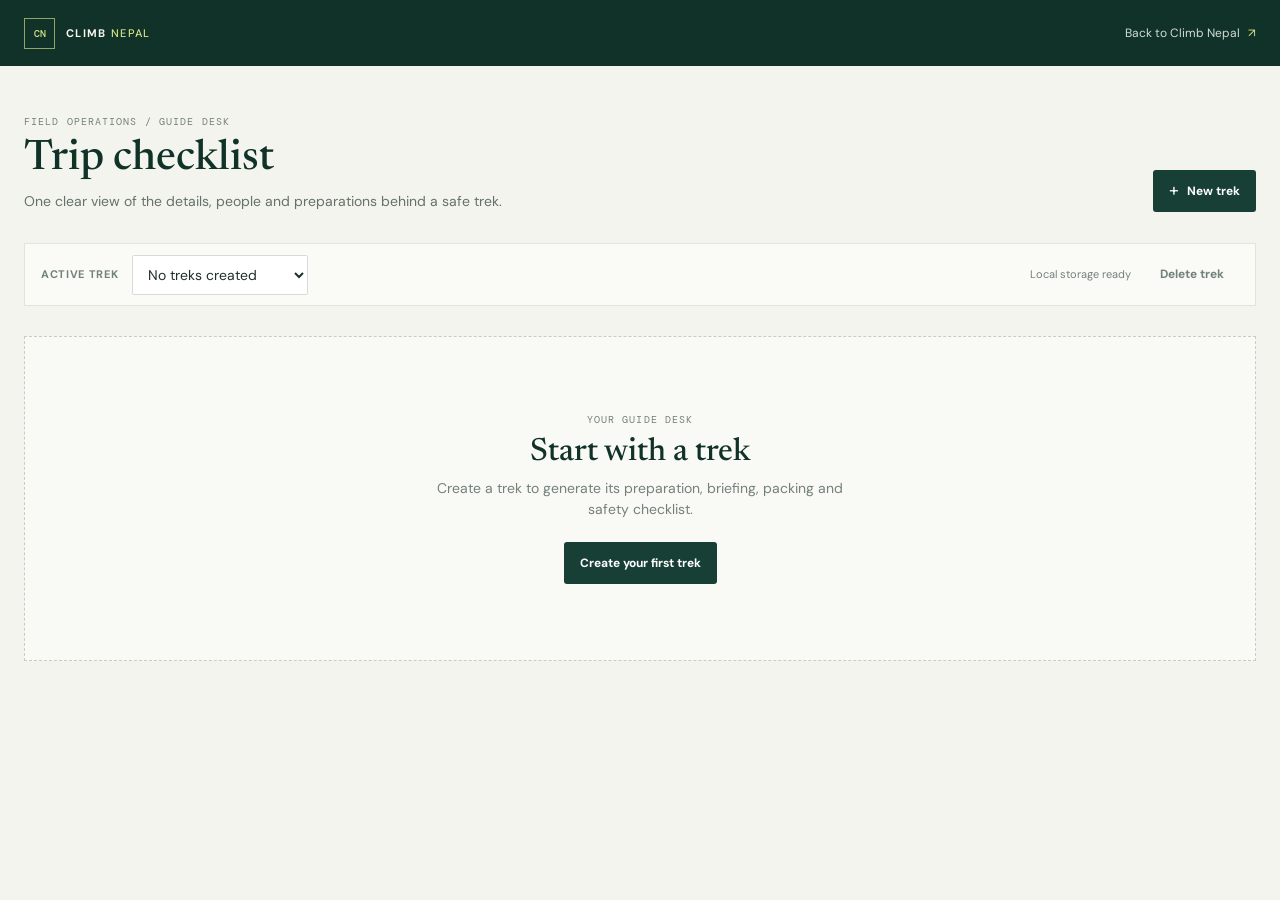
<file: guide.html>
<!doctype html>
<html lang="en">
<head>
	<meta charset="utf-8" />
	<meta name="viewport" content="width=device-width, initial-scale=1" />
	<meta name="theme-color" content="#173f35" />
	<title>Guide Workspace | Climb Nepal</title>
	<link rel="stylesheet" href="assets/css/guide.css" />
	<script defer src="assets/js/guide.js"></script>
</head>
<body>
	<header class="workspace-header">
		<a class="brand" href="index.html" aria-label="Climb Nepal home"><span class="brand-mark">CN</span><span>CLIMB <b>NEPAL</b></span></a>
		<a class="site-link" href="index.html">Back to Climb Nepal <span aria-hidden="true">&#8599;</span></a>
	</header>
	<main class="workspace">
		<div class="page-heading">
			<div><p class="eyebrow">FIELD OPERATIONS / GUIDE DESK</p><h1>Trip checklist</h1><p class="heading-copy">One clear view of the details, people and preparations behind a safe trek.</p></div>
			<button class="button button-primary" id="new-trek-button" type="button"><span aria-hidden="true">+</span> New trek</button>
		</div>
		<section class="trek-bar" aria-label="Trek selection">
			<label for="trek-select">Active trek</label>
			<select id="trek-select" aria-label="Select a trek"></select>
			<span class="save-status" id="save-status" role="status" aria-live="polite">Loading treks…</span>
			<button class="button button-quiet" id="delete-trek-button" type="button" hidden>Delete trek</button>
		</section>
		<section id="empty-state" class="empty-state" hidden>
			<p class="eyebrow">YOUR GUIDE DESK</p><h2>Start with a trek</h2>
			<p>Create a trek to generate its preparation, briefing, packing and safety checklist.</p>
			<button class="button button-primary" id="empty-new-trek" type="button">Create your first trek</button>
		</section>
		<div id="trek-content" hidden>
			<section class="trip-overview" aria-labelledby="trip-title">
				<div class="trip-title-block"><div class="trip-title-row"><p class="eyebrow" id="trip-destination">DESTINATION</p><span class="status-badge" id="trip-status">Preparation</span></div><h2 id="trip-title"></h2><p id="trip-dates" class="trip-dates"></p></div>
				<div class="trip-facts"><div><span>Guests</span><strong id="trip-guests"></strong></div><div><span>Lead guide</span><strong id="trip-guide"></strong></div><div><span>Assistant</span><strong id="trip-assistant"></strong></div><div><span>Agency</span><strong id="trip-agency"></strong></div></div>
			</section>
			<section class="progress-band" aria-label="Overall checklist progress">
				<div class="progress-copy"><strong id="overall-progress">0%</strong><span id="progress-count">0 of 0 tasks complete</span></div>
				<div class="progress-track"><span id="overall-progress-bar"></span></div>
				<label class="status-control">Trek status<select id="status-select"><option value="preparation">Preparation</option><option value="in-progress">In progress</option><option value="completed">Completed</option></select></label>
			</section>
			<section class="tool-row" aria-label="Checklist tools">
				<label class="search-control"><span class="visually-hidden">Search tasks</span><span aria-hidden="true">&#9906;</span><input id="task-search" type="search" placeholder="Search tasks, notes…" /></label>
				<div class="filter-switch" role="group" aria-label="Filter checklist tasks"><button type="button" data-filter="all" aria-pressed="true">All</button><button type="button" data-filter="pending" aria-pressed="false">Pending</button><button type="button" data-filter="completed" aria-pressed="false">Completed</button></div>
				<button class="button button-outline" id="add-task-button" type="button">+ Add task</button>
				<button class="button button-outline" id="add-day-button" type="button">+ Daily trek</button>
				<a class="button button-outline" id="download-link" href="#">Download TXT</a>
				<button class="button button-outline" id="print-button" type="button">Print</button>
				<button class="button button-quiet" id="reset-all-button" type="button">Reset trek</button>
			</section>
			<section class="checklist-layout" aria-label="Trek checklist">
				<div id="category-list" class="category-list"></div>
				<aside class="notes-panel">
					<div class="panel-heading"><div><p class="eyebrow">TRIP RECORD</p><h2>Field notes</h2></div><span aria-hidden="true">02</span></div>
					<label for="general-notes">Trek notes</label><textarea id="general-notes" rows="6" placeholder="Log logistics, reminders and useful trip details…"></textarea>
					<label for="emergency-notes">Emergency notes</label><textarea id="emergency-notes" rows="5" placeholder="Keep key contacts, locations or route-specific notes here."></textarea>
					<p class="notes-foot">Last saved <time id="last-saved">Not yet saved</time></p>
				</aside>
			</section>
		</div>
		<div id="toast" class="toast" role="status" aria-live="polite"></div>
	</main>
	<dialog id="new-trek-dialog" class="dialog">
		<form id="new-trek-form" method="dialog">
			<div class="dialog-heading"><div><p class="eyebrow">TRIP SETUP</p><h2>Create a trek</h2></div><button class="icon-button" type="button" data-close-dialog aria-label="Close">&#215;</button></div>
			<div class="form-grid">
				<label class="field field-wide">Trek name<input name="name" required maxlength="100" placeholder="Everest Base Camp" /></label>
				<label class="field field-wide">Trek type / destination<input name="destination" required maxlength="120" placeholder="Khumbu region · Nepal" /></label>
				<label class="field">Start date<input name="startDate" type="date" required /></label><label class="field">End date<input name="endDate" type="date" required /></label>
				<label class="field">Number of guests<input name="guests" type="number" min="1" max="1000" required value="1" /></label><label class="field">Guide name<input name="guide" maxlength="100" placeholder="Guide name" /></label>
				<label class="field">Assistant guide<input name="assistant" maxlength="100" placeholder="Optional" /></label><label class="field">Agency / company<input name="agency" maxlength="120" placeholder="Company name" /></label>
				<label class="field field-wide">Notes<textarea name="notes" rows="3" maxlength="3000" placeholder="Route-specific reminders…"></textarea></label>
			</div>
			<div class="dialog-actions"><button class="button button-outline" type="button" data-close-dialog>Cancel</button><button class="button button-primary" type="submit">Create trek</button></div>
		</form>
	</dialog>
	<dialog id="add-task-dialog" class="dialog">
		<form id="add-task-form" method="dialog">
			<div class="dialog-heading"><div><p class="eyebrow">CHECKLIST EDIT</p><h2>Add a task</h2></div><button class="icon-button" type="button" data-close-dialog aria-label="Close">&#215;</button></div>
			<label class="field">Task name<input name="title" required maxlength="160" placeholder="Arrange an extra lodge night" /></label>
			<label class="field">Category<select name="category" id="task-category" required></select></label>
			<label class="field">Optional note<textarea name="note" rows="3" maxlength="1000" placeholder="Add a useful detail…"></textarea></label>
			<div class="dialog-actions"><button class="button button-outline" type="button" data-close-dialog>Cancel</button><button class="button button-primary" type="submit">Add to checklist</button></div>
		</form>
	</dialog>
	<dialog id="add-day-dialog" class="dialog dialog-small">
		<form id="add-day-form" method="dialog">
			<div class="dialog-heading"><div><p class="eyebrow">REUSABLE DAILY LIST</p><h2>Add trekking day</h2></div><button class="icon-button" type="button" data-close-dialog aria-label="Close">&#215;</button></div>
			<label class="field">Trek date<input name="date" type="date" required /></label>
			<p class="form-hint">Adds morning, on-trail and arrival checks for this date.</p>
			<div class="dialog-actions"><button class="button button-outline" type="button" data-close-dialog>Cancel</button><button class="button button-primary" type="submit">Create daily list</button></div>
		</form>
	</dialog>
</body>
</html>
</file>
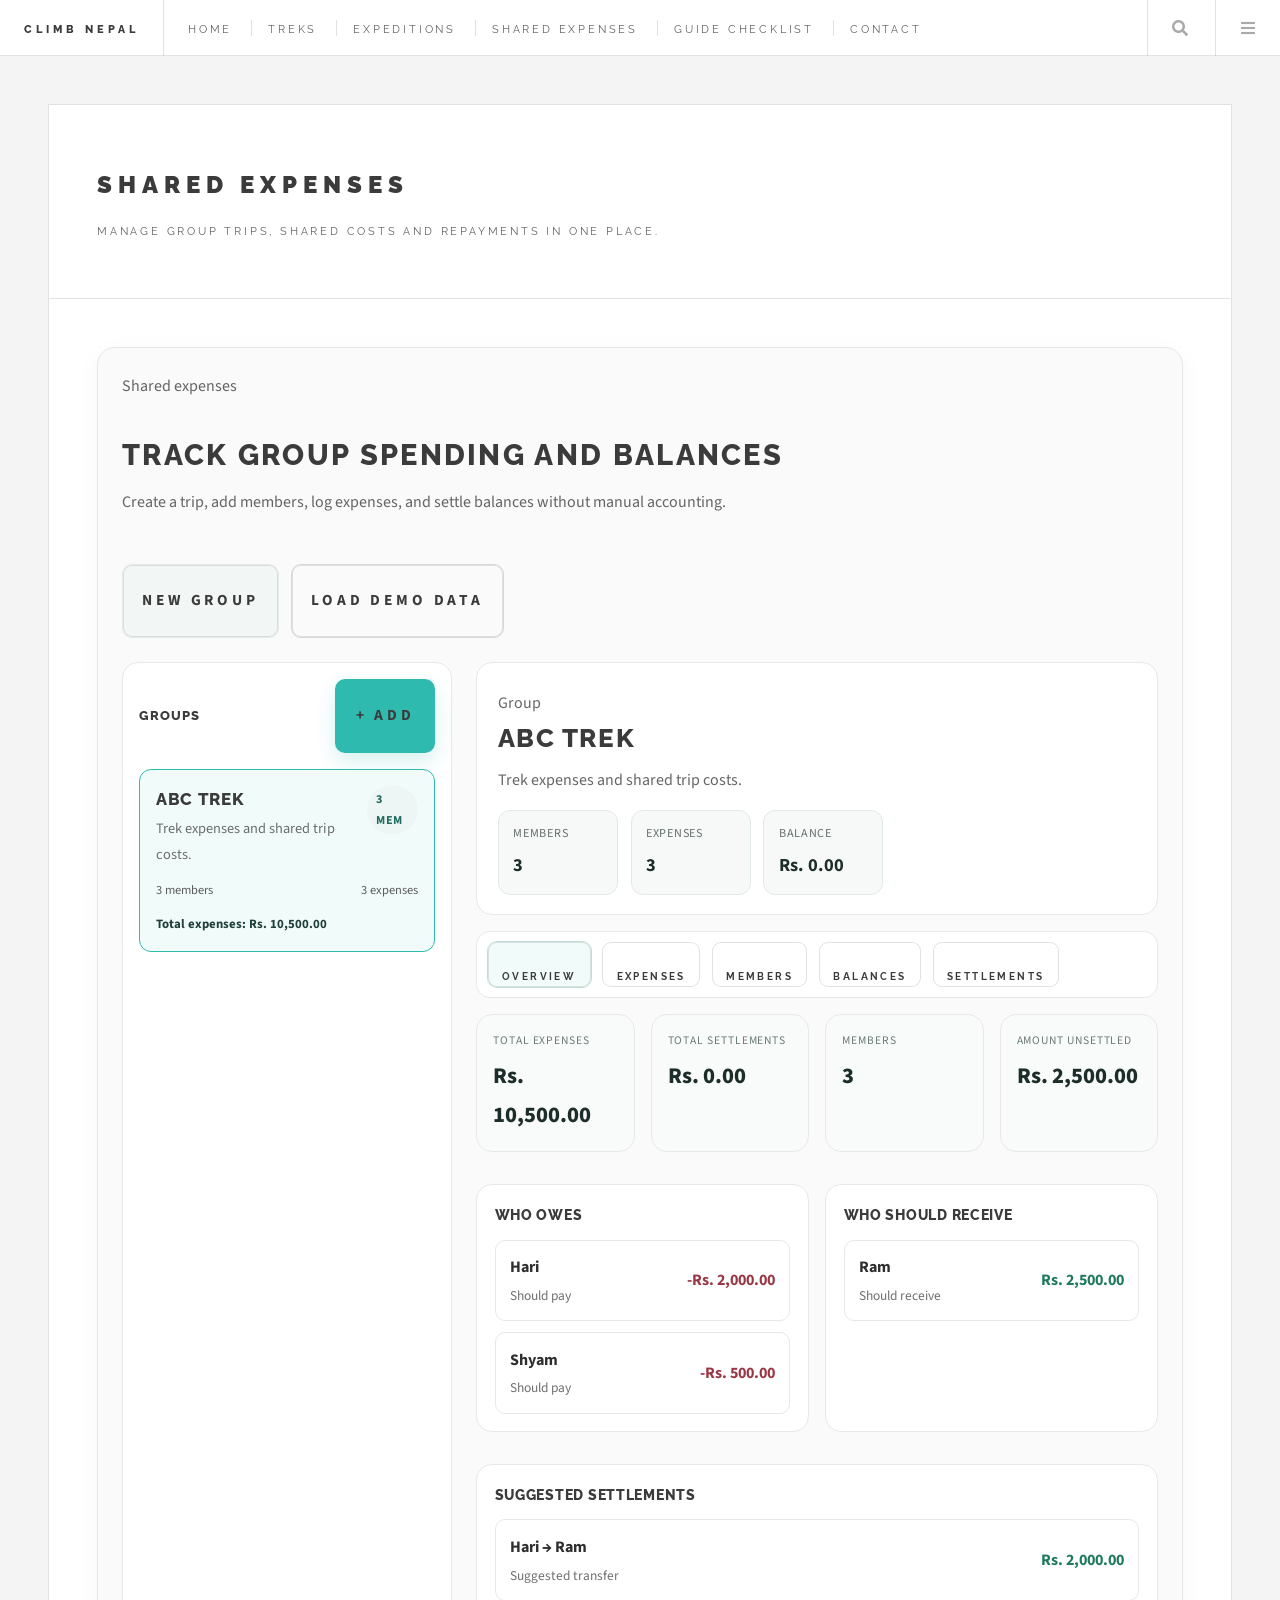
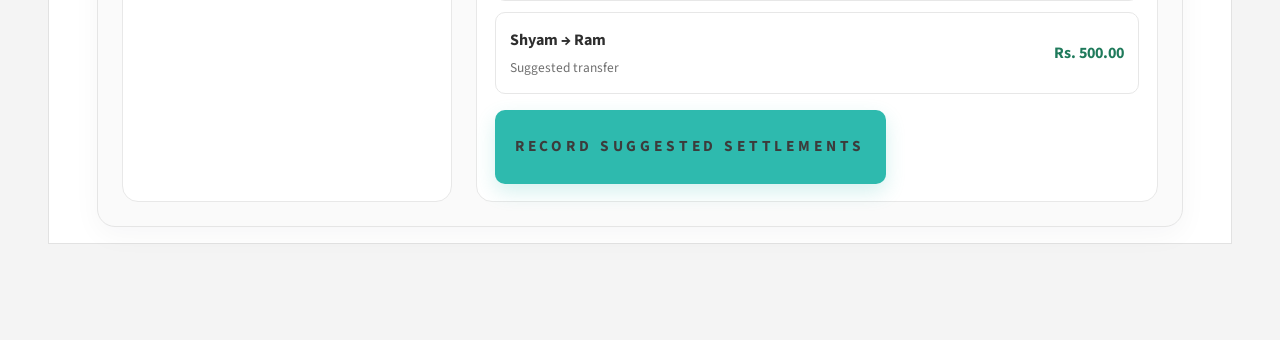
<file: shared-expenses.html>
<!DOCTYPE HTML>
<html>
<head>
	<title>Shared Expenses | Climb Nepal</title>
	<meta charset="utf-8" />
	<meta name="viewport" content="width=device-width, initial-scale=1, user-scalable=no" />
	<meta name="description" content="Shared expense tracking for groups, trips and travel costs in Nepal." />
	<link rel="stylesheet" href="assets/css/main.css" />
	<link rel="stylesheet" href="assets/css/shared-expenses.css" />
</head>
<body class="is-preload">
	<div id="wrapper">
		<header id="header">
			<h1><a href="index.html">Climb Nepal</a></h1>
			<nav class="links">
				<ul>
					<li><a href="index.html">Home</a></li>
					<li><a href="treks.html">Treks</a></li>
					<li><a href="expeditions.html">Expeditions</a></li>
					<li><a href="shared-expenses.html" class="active">Shared Expenses</a></li>
					<li><a href="guide.php">Guide Checklist</a></li>
					<li><a href="contact.html">Contact</a></li>
				</ul>
			</nav>
			<nav class="main">
				<ul>
					<li class="search">
						<a class="fa-search" href="#search">Search</a>
						<form id="search" method="get" action="#">
							<input type="text" name="query" placeholder="Search details..." />
						</form>
					</li>
					<li class="menu">
						<a class="fa-bars" href="#menu">Menu</a>
					</li>
				</ul>
			</nav>
		</header>

		<section id="menu">
			<section>
				<form class="search" method="get" action="#">
					<input type="text" name="query" placeholder="Search details..." />
				</form>
			</section>
			<section>
				<ul class="links">
					<li>
						<a href="index.html">
							<h3>Home</h3>
							<p>Latest treks, climbs and trip insights</p>
						</a>
					</li>
					<li>
						<a href="treks.html">
							<h3>Trekking Packages</h3>
							<p>Everest, Annapurna, Langtang &amp; Manaslu routes</p>
						</a>
					</li>
					<li>
						<a href="expeditions.html">
							<h3>Peak Climbing</h3>
							<p>Guided climbs on Nepal's trekking peaks</p>
						</a>
					</li>
					<li>
						<a href="shared-expenses.html">
							<h3>Shared Expenses</h3>
							<p>Track group spending, balances and repayments</p>
						</a>
					</li>
				</ul>
			</section>
			<section>
				<ul class="actions stacked">
					<li><a href="contact.html" class="button large fit">Plan Your Trip</a></li>
				</ul>
			</section>
		</section>

		<div id="main">
			<article class="post">
				<header>
					<div class="title">
						<h2>Shared Expenses</h2>
						<p>Manage group trips, shared costs and repayments in one place.</p>
					</div>
				</header>
				<div id="shared-expense-app"></div>
			</article>
		</div>
	</div>

	<script src="assets/js/jquery.min.js"></script>
	<script src="assets/js/browser.min.js"></script>
	<script src="assets/js/breakpoints.min.js"></script>
	<script src="assets/js/util.js"></script>
	<script src="assets/js/main.js"></script>
	<script src="assets/js/shared-expenses.js"></script>
</body>
</html>
</file>
<file: assets/css/guide.css>
@import url('https://fonts.googleapis.com/css2?family=DM+Mono:wght@400;500&family=DM+Sans:wght@400;500;600;700&family=Newsreader:opsz,wght@6..72,500;6..72,600&display=swap');

:root {
	--forest: #173f35;
	--forest-deep: #103229;
	--moss: #a2b39a;
	--lime: #d6e487;
	--paper: #f4f4ee;
	--white: #fff;
	--ink: #1f302c;
	--muted: #74817a;
	--line: #e2e5dc;
	--coral: #d16f55;
	--danger: #a63b32;
	font-family: 'DM Sans', sans-serif;
	color: var(--ink);
	background: var(--paper);
	font-synthesis: none;
}

* { box-sizing: border-box; }
body { margin: 0; min-width: 320px; background: var(--paper); font-size: 14px; line-height: 1.5; }
button, input, select, textarea { font: inherit; }
button, a, select, input, textarea { -webkit-tap-highlight-color: transparent; }
button { cursor: pointer; }
a { color: inherit; text-decoration: none; }
.workspace-header { height: 66px; padding: 0 max(24px, calc((100vw - 1320px) / 2)); display: flex; align-items: center; justify-content: space-between; color: #f7f7ee; background: var(--forest-deep); }
.brand { display: inline-flex; align-items: center; gap: 11px; font-size: 11px; font-weight: 700; letter-spacing: .12em; }
.brand b { color: var(--lime); font-weight: 500; }
.brand-mark { width: 31px; height: 31px; display: grid; place-items: center; border: 1px solid rgba(214,228,135,.65); color: var(--lime); font-family: 'DM Mono', monospace; font-size: 10px; letter-spacing: 0; }
.site-link { color: #d1dcd3; font-size: 12px; }
.site-link span { padding-left: 5px; color: var(--lime); }
.workspace { width: min(1320px, calc(100% - 48px)); margin: 0 auto; padding: 49px 0 80px; }
.page-heading { display: flex; align-items: flex-end; justify-content: space-between; gap: 24px; margin-bottom: 31px; }
.eyebrow { margin: 0 0 8px; color: var(--muted); font-family: 'DM Mono', monospace; font-size: 10px; letter-spacing: .11em; line-height: 1.4; }
h1, h2, p { margin-top: 0; }
.page-heading h1 { margin: 0; color: var(--forest-deep); font-family: 'Newsreader', Georgia, serif; font-size: 42px; font-weight: 500; letter-spacing: 0; line-height: 1.05; }
.heading-copy { margin: 10px 0 0; color: #65716b; font-size: 14px; }
.button { min-height: 42px; padding: 0 15px; border: 1px solid transparent; border-radius: 3px; display: inline-flex; align-items: center; justify-content: center; gap: 8px; font-size: 12px; font-weight: 700; line-height: 1.2; transition: background-color .15s ease, border-color .15s ease, color .15s ease; }
.button:focus-visible, button:focus-visible, a:focus-visible, input:focus-visible, textarea:focus-visible, select:focus-visible { outline: 3px solid #a4b881; outline-offset: 2px; }
.button-primary { background: var(--forest); color: var(--white); }
.button-primary:hover { background: #245849; }
.button-primary > span { font-size: 18px; font-weight: 400; }
.button-outline { border-color: #d2d9d0; background: transparent; color: var(--forest); }
.button-outline:hover { border-color: var(--forest); background: #e9ede5; }
.button-quiet { min-height: 38px; border: 0; background: transparent; color: var(--muted); }
.button-quiet:hover { color: var(--danger); }
.trek-bar { min-height: 63px; padding: 10px 16px; display: flex; align-items: center; gap: 14px; border: 1px solid var(--line); background: rgba(255,255,255,.58); }
.trek-bar > label { color: var(--muted); font-size: 11px; font-weight: 700; text-transform: uppercase; letter-spacing: .06em; }
.trek-bar select { max-width: min(440px, 52vw); min-height: 40px; padding: 0 34px 0 11px; border: 1px solid #d7ddd4; border-radius: 2px; background: var(--white); color: var(--ink); }
.save-status { margin-left: auto; color: var(--muted); font-size: 11px; }
.save-status.is-saved { color: #40735a; }
.save-status.is-error { color: var(--danger); }
.empty-state { margin-top: 30px; padding: 76px 24px; border: 1px dashed #c5cec1; text-align: center; background: rgba(255,255,255,.38); }
.empty-state h2 { margin: 0 0 8px; color: var(--forest-deep); font: 500 32px/1.1 'Newsreader', Georgia, serif; }
.empty-state > p:not(.eyebrow) { max-width: 440px; margin: 0 auto 22px; color: var(--muted); }
.trip-overview { margin-top: 21px; padding: 26px 28px 23px; display: grid; grid-template-columns: minmax(250px, 1fr) minmax(420px, 1.2fr); gap: 30px; color: #f6f7ee; background: var(--forest); }
.trip-title-row { display: flex; align-items: center; gap: 12px; }
.trip-title-block .eyebrow { margin-bottom: 9px; color: #bfd0bd; }
.trip-title-block h2 { margin: 0; font: 500 31px/1.1 'Newsreader', Georgia, serif; letter-spacing: 0; }
.trip-dates { margin: 10px 0 0; color: #d1dcd3; font-size: 12px; }
.status-badge { padding: 4px 8px; border: 1px solid rgba(214,228,135,.48); color: var(--lime); font-family: 'DM Mono', monospace; font-size: 9px; line-height: 1.2; }
.status-badge[data-status="completed"] { color: #d6e8d6; border-color: rgba(214,232,214,.5); }
.status-badge[data-status="in-progress"] { color: #f1bd94; border-color: rgba(241,189,148,.5); }
.trip-facts { display: grid; grid-template-columns: repeat(4, minmax(0, 1fr)); align-content: center; }
.trip-facts div { min-width: 0; padding: 4px 12px; border-left: 1px solid rgba(255,255,255,.17); }
.trip-facts span, .trip-facts strong { display: block; }
.trip-facts span { margin-bottom: 5px; color: #b7c9bc; font-size: 10px; }
.trip-facts strong { overflow-wrap: anywhere; color: #fff; font-size: 12px; font-weight: 600; }
.progress-band { min-height: 83px; padding: 17px 22px; display: grid; grid-template-columns: 152px minmax(100px, 1fr) auto; align-items: center; gap: 22px; border: 1px solid var(--line); border-top: 0; background: #fff; }
.progress-copy { display: flex; align-items: baseline; gap: 9px; white-space: nowrap; }
.progress-copy strong { color: var(--forest); font-family: 'Newsreader', Georgia, serif; font-size: 24px; font-weight: 500; }
.progress-copy span { color: var(--muted); font-size: 10px; }
.progress-track { height: 6px; overflow: hidden; background: #e9ede6; }
.progress-track span { width: 0; height: 100%; display: block; background: #90a778; transition: width .2s ease; }
.status-control { display: flex; align-items: center; gap: 9px; color: var(--muted); font-size: 11px; }
.status-control select { min-height: 36px; padding: 0 26px 0 9px; border: 1px solid var(--line); border-radius: 2px; background: #fff; color: var(--ink); font-size: 11px; }
.tool-row { margin: 21px 0 12px; display: flex; align-items: center; flex-wrap: wrap; gap: 8px; }
.search-control { min-width: 218px; height: 40px; margin-right: auto; padding: 0 10px; display: flex; align-items: center; gap: 7px; border: 1px solid #d8ded5; background: #fff; color: #78847d; }
.search-control > span:not(.visually-hidden) { font-size: 18px; transform: rotate(-25deg); }
.search-control input { width: 100%; min-width: 0; border: 0; outline: 0; color: var(--ink); font-size: 12px; }
.filter-switch { padding: 3px; display: inline-flex; border: 1px solid #d8ded5; background: #eaede7; }
.filter-switch button { min-height: 31px; padding: 0 10px; border: 0; background: transparent; color: #69776e; font-size: 11px; }
.filter-switch button[aria-pressed="true"] { background: #fff; color: var(--forest); box-shadow: 0 1px 3px rgba(23,63,53,.12); }
.tool-row > .button { min-height: 38px; padding: 0 11px; }
.checklist-layout { display: grid; grid-template-columns: minmax(0, 1fr) 285px; align-items: start; gap: 20px; }
.category-list { display: grid; gap: 8px; }
.category-section { border: 1px solid var(--line); background: #fff; }
.category-section details > summary { min-height: 59px; padding: 12px 15px; display: flex; align-items: center; gap: 14px; cursor: pointer; list-style: none; }
.category-section details > summary::-webkit-details-marker { display: none; }
.category-section details > summary::before { width: 7px; height: 7px; flex: 0 0 7px; content: ''; border-right: 1.5px solid #6d7c70; border-bottom: 1.5px solid #6d7c70; transform: rotate(-45deg); transition: transform .15s ease; }
.category-section details[open] > summary::before { transform: rotate(45deg) translate(-2px,-2px); }
.category-title { flex: 1; color: var(--forest-deep); font-size: 13px; font-weight: 700; }
.category-count { color: #768179; font-family: 'DM Mono', monospace; font-size: 10px; white-space: nowrap; }
.category-progress { width: 52px; height: 4px; overflow: hidden; background: #e9ede6; }
.category-progress span { height: 100%; display: block; background: #90a778; }
.category-reset { padding: 6px; border: 0; background: transparent; color: #89938c; font-size: 10px; }
.category-reset:hover { color: var(--danger); }
.task-list { padding: 0 16px 8px 36px; }
.daily-period { margin: 12px 0 4px; color: #7c8d7e; font-family: 'DM Mono', monospace; font-size: 10px; font-weight: 500; letter-spacing: .04em; text-transform: uppercase; }
.task-row { min-height: 46px; padding: 7px 0; display: grid; grid-template-columns: minmax(0, 1fr) auto auto; align-items: start; gap: 8px; border-top: 1px solid #edf0ea; }
.task-label { min-height: 32px; display: flex; align-items: center; gap: 10px; cursor: pointer; }
.task-label input { position: absolute; width: 1px; height: 1px; opacity: 0; }
.task-check { width: 19px; height: 19px; flex: 0 0 19px; display: grid; place-items: center; border: 1px solid #c7d0c7; border-radius: 2px; background: #fff; }
.task-check::after { width: 8px; height: 4px; content: ''; border-left: 2px solid #fff; border-bottom: 2px solid #fff; transform: rotate(-45deg) scale(0); transition: transform .12s ease; }
.task-label input:checked + .task-check { border-color: var(--forest); background: var(--forest); }
.task-label input:checked + .task-check::after { transform: rotate(-45deg) scale(1); }
.task-label input:focus-visible + .task-check { outline: 3px solid #a4b881; outline-offset: 2px; }
.task-title { color: #34423c; font-size: 12px; line-height: 1.4; }
.is-complete .task-title { color: #87928a; text-decoration: line-through; text-decoration-color: #b4beb5; }
.note-toggle { min-height: 30px; padding: 4px 5px; border: 0; background: transparent; color: #75877a; font-size: 10px; white-space: nowrap; }
.note-toggle:hover { color: var(--forest); }
.task-remove { min-height: 30px; padding: 4px 5px; border: 0; background: transparent; color: #a45b4a; font-size: 10px; white-space: nowrap; }
.task-remove:hover { color: var(--danger); }
.task-note-wrap { grid-column: 1 / -1; padding: 0 0 4px 29px; }
.task-note-wrap[hidden] { display: none; }
.task-note-wrap textarea, .notes-panel textarea { width: 100%; resize: vertical; border: 1px solid #dce2da; border-radius: 2px; background: #fbfcf9; color: var(--ink); font-size: 12px; line-height: 1.5; }
.task-note-wrap textarea { min-height: 56px; padding: 8px; }
.notes-panel { padding: 18px; border: 1px solid var(--line); background: #fff; }
.panel-heading { margin-bottom: 18px; display: flex; align-items: flex-start; justify-content: space-between; border-bottom: 1px solid var(--line); }
.panel-heading .eyebrow { margin-bottom: 5px; }
.panel-heading h2 { margin: 0 0 13px; color: var(--forest); font: 500 22px/1 'Newsreader', Georgia, serif; }
.panel-heading > span { color: #b4c1ae; font-family: 'DM Mono', monospace; font-size: 10px; }
.notes-panel > label { margin: 15px 0 6px; display: block; color: #56665d; font-size: 11px; font-weight: 700; }
.notes-panel textarea { padding: 9px; }
.notes-panel textarea:focus, .task-note-wrap textarea:focus { outline: 2px solid #a4b881; outline-offset: 1px; }
.notes-foot { margin: 12px 0 0; color: var(--muted); font-size: 10px; }
.notes-foot time { color: #4f6e58; }
.filter-empty { padding: 34px 20px; border: 1px dashed #cbd3c9; color: var(--muted); text-align: center; font-size: 12px; }
.dialog { width: min(620px, calc(100% - 28px)); max-height: min(90vh, 820px); padding: 25px; overflow: auto; border: 1px solid #dbe1d7; border-radius: 4px; background: var(--paper); color: var(--ink); box-shadow: 0 18px 70px rgba(8,32,25,.22); }
.dialog::backdrop { background: rgba(12,35,28,.62); }
.dialog-small { width: min(430px, calc(100% - 28px)); }
.dialog-heading { margin-bottom: 21px; display: flex; justify-content: space-between; align-items: flex-start; }
.dialog-heading .eyebrow { margin-bottom: 6px; }
.dialog-heading h2 { margin: 0; color: var(--forest); font: 500 27px/1.1 'Newsreader', Georgia, serif; }
.icon-button { width: 36px; height: 36px; border: 1px solid var(--line); background: #fff; color: #55645b; font-size: 22px; line-height: 1; }
.form-grid { display: grid; grid-template-columns: repeat(2, minmax(0, 1fr)); gap: 14px 12px; }
.field { margin: 0 0 14px; display: grid; gap: 6px; color: #56665d; font-size: 11px; font-weight: 700; }
.form-grid .field { margin: 0; }
.field-wide { grid-column: 1 / -1; }
.field input, .field select, .field textarea { width: 100%; min-height: 41px; padding: 9px 10px; border: 1px solid #d6ddd2; border-radius: 2px; background: #fff; color: var(--ink); font-size: 12px; font-weight: 400; }
.field textarea { resize: vertical; }
.dialog-actions { margin-top: 22px; display: flex; justify-content: flex-end; gap: 8px; }
.dialog-actions .button { min-width: 96px; }
.form-hint { color: var(--muted); font-size: 12px; }
.toast { position: fixed; right: 24px; bottom: 22px; z-index: 5; max-width: min(420px, calc(100vw - 32px)); padding: 12px 16px; border-left: 3px solid var(--lime); background: var(--forest-deep); color: #fff; opacity: 0; pointer-events: none; transform: translateY(7px); transition: opacity .18s ease, transform .18s ease; font-size: 12px; }
.toast.is-visible { opacity: 1; transform: translateY(0); }
.toast.is-error { border-color: #e28b74; }
.visually-hidden { position: absolute; width: 1px; height: 1px; padding: 0; margin: -1px; overflow: hidden; clip: rect(0,0,0,0); white-space: nowrap; border: 0; }

@media (max-width: 980px) {
	.trip-overview { grid-template-columns: 1fr; gap: 20px; }
	.trip-facts { padding-top: 16px; border-top: 1px solid rgba(255,255,255,.17); }
	.trip-facts div:first-child { border-left: 0; padding-left: 0; }
	.checklist-layout { grid-template-columns: minmax(0, 1fr) 255px; gap: 12px; }
	.progress-band { grid-template-columns: 1fr minmax(120px, 1fr); }
	.status-control { grid-column: 1 / -1; justify-self: end; }
}
@media (max-width: 700px) {
	.workspace-header { height: 58px; padding: 0 17px; }
	.workspace { width: calc(100% - 30px); padding: 31px 0 50px; }
	.page-heading { align-items: flex-start; margin-bottom: 22px; }
	.page-heading h1 { font-size: 35px; }
	.heading-copy { max-width: 360px; font-size: 12px; }
	.page-heading > .button { flex: 0 0 auto; min-height: 39px; padding: 0 10px; }
	.trek-bar { flex-wrap: wrap; gap: 7px 11px; padding: 10px; }
	.trek-bar > label { font-size: 10px; }
	.trek-bar select { order: 2; width: 100%; max-width: none; }
	.save-status { margin-left: auto; }
	.trek-bar .button { min-height: 30px; padding: 0 5px; }
	.trip-overview { padding: 21px 17px 17px; gap: 18px; }
	.trip-title-block h2 { font-size: 28px; }
	.trip-facts { grid-template-columns: repeat(2, minmax(0, 1fr)); gap: 12px 0; }
	.trip-facts div:nth-child(odd) { border-left: 0; padding-left: 0; }
	.trip-facts div { padding-right: 7px; }
	.progress-band { min-height: 0; padding: 14px; grid-template-columns: 1fr; gap: 9px; }
	.progress-copy { justify-content: space-between; }
	.status-control { grid-column: auto; justify-self: stretch; justify-content: space-between; }
	.status-control select { flex: 1; max-width: 200px; }
	.tool-row { gap: 7px; }
	.search-control { width: 100%; margin-right: 0; }
	.filter-switch { flex: 1; }
	.filter-switch button { flex: 1; padding: 0 5px; }
	.tool-row > .button { flex: 1; min-width: 92px; padding: 0 8px; font-size: 10px; }
	.checklist-layout { grid-template-columns: 1fr; }
	.notes-panel { grid-row: 1; }
	.category-section details > summary { min-height: 55px; padding: 10px; gap: 9px; }
	.category-title { font-size: 12px; }
	.category-count { font-size: 9px; }
	.category-progress { width: 37px; }
	.category-reset { padding: 6px 2px; font-size: 9px; }
	.task-list { padding: 0 10px 7px 27px; }
	.task-row { grid-template-columns: minmax(0, 1fr) auto; gap: 2px; }
	.task-label { gap: 8px; }
	.task-title { font-size: 11px; }
	.note-toggle { font-size: 9px; }
	.dialog { padding: 19px; }
}
@media (max-width: 390px) {
	.page-heading h1 { font-size: 31px; }
	.heading-copy { font-size: 11px; }
	.page-heading { gap: 7px; }
	.page-heading > .button { font-size: 10px; }
	.category-progress { display: none; }
	.category-section details > summary { gap: 7px; }
}
@media print {
	:root, body { background: #fff; }
	.workspace-header, .page-heading > .button, .trek-bar, .tool-row, .notes-panel, .category-reset, .note-toggle, .toast { display: none !important; }
	.workspace { width: 100%; padding: 0; }
	.trip-overview { margin: 0; color: #111; background: #fff; border-bottom: 2px solid #173f35; }
	.trip-title-block h2, .trip-dates, .trip-facts strong, .trip-facts span { color: #111; }
	.trip-facts div { border-color: #ccc; }
	.progress-band { display: block; border: 0; }
	.progress-track, .status-control { display: none; }
	.checklist-layout { display: block; }
	.category-section { break-inside: avoid; }
	.category-section details:not([open]) > .task-list { display: block; }
	.category-section details > summary::before { display: none; }
}
</file>
<file: assets/css/shared-expenses.css>
.sxp-page {
  background: #fafafa;
  border: 1px solid #e5e5e5;
  border-radius: 18px;
  padding: 1.5rem;
  box-shadow: 0 8px 28px rgba(24, 35, 42, 0.04);
}

.sxp-header {
  display: flex;
  align-items: flex-start;
  justify-content: space-between;
  flex-wrap: wrap;
  gap: 1rem;
  margin-bottom: 1.5rem;
}

.sxp-header h2 {
  margin: 0;
  font-size: clamp(1.8rem, 2vw, 2.5rem);
  letter-spacing: 0.08em;
}

.sxp-header .sxp-page-copy {
  max-width: 620px;
  margin-top: 0.5rem;
}

.sxp-toolbar {
  display: flex;
  flex-wrap: wrap;
  gap: 0.75rem;
  align-items: center;
}

.sxp-button,
.sxp-button-secondary,
.sxp-button-danger,
.sxp-button-ghost {
  display: inline-flex;
  align-items: center;
  justify-content: center;
  gap: 0.4rem;
  min-height: 42px;
  padding: 0.7rem 1.2rem;
  border-radius: 10px;
  border: 1px solid transparent;
  font-family: "Source Sans Pro", Helvetica, sans-serif;
  font-size: 0.96rem;
  font-weight: 700;
  cursor: pointer;
  transition: all 0.2s ease;
}

.sxp-button {
  background: #2ebaae;
  color: #fff;
  box-shadow: 0 8px 20px rgba(46, 186, 174, 0.2);
}

.sxp-button:hover {
  background: #25a28f;
  color: #fff;
}

.sxp-button-secondary {
  background: #f2f6f4;
  border-color: #dfece7;
  color: #1f3f3a;
}

.sxp-button-ghost {
  background: transparent;
  border-color: #d7d7d7;
  color: #3c3b3b;
}

.sxp-button-danger {
  background: #f5e7e8;
  border-color: #d7b0b5;
  color: #8c2d39;
}

.sxp-layout {
  display: grid;
  grid-template-columns: minmax(260px, 330px) minmax(0, 1fr);
  gap: 1.5rem;
}

.sxp-sidebar,
.sxp-panel,
.sxp-summary,
.sxp-stat-card,
.sxp-empty-state {
  background: #fff;
  border: 1px solid #e8e8e8;
  border-radius: 16px;
}

.sxp-sidebar {
  padding: 1rem;
}

.sxp-sidebar-header {
  display: flex;
  justify-content: space-between;
  align-items: center;
  gap: 0.75rem;
  margin-bottom: 1rem;
}

.sxp-sidebar-header h3 {
  margin: 0;
  letter-spacing: 0.08em;
  font-size: 0.82rem;
}

.sxp-group-list {
  display: flex;
  flex-direction: column;
  gap: 0.8rem;
}

.sxp-group-card {
  padding: 1rem;
  border: 1px solid #e4e4e4;
  border-radius: 12px;
  background: #fff;
  cursor: pointer;
  transition: all 0.2s ease;
}

.sxp-group-card:hover {
  border-color: #a9d9d2;
  box-shadow: 0 10px 18px rgba(13, 37, 42, 0.05);
}

.sxp-group-card.is-selected {
  border-color: #2ebaae;
  background: #f1fcfa;
}

.sxp-group-card-head {
  display: flex;
  align-items: flex-start;
  justify-content: space-between;
  gap: 0.5rem;
}

.sxp-group-card h4 {
  margin: 0 0 0.2rem;
  font-size: 1.05rem;
  letter-spacing: 0.04em;
}

.sxp-group-card p {
  margin: 0;
  color: #6c6c6c;
  font-size: 0.9rem;
}

.sxp-group-meta {
  display: flex;
  justify-content: space-between;
  margin-top: 0.8rem;
  gap: 0.5rem;
  font-size: 0.78rem;
  color: #5c5c5c;
}

.sxp-group-total {
  margin-top: 0.7rem;
  font-size: 0.8rem;
  font-weight: 700;
  color: #1f3f3a;
}

.sxp-main {
  display: flex;
  flex-direction: column;
  gap: 1rem;
}

.sxp-empty-state {
  padding: 1.5rem;
  text-align: center;
}

.sxp-empty-state h3 {
  margin-bottom: 0.6rem;
}

.sxp-group-header {
  display: flex;
  justify-content: space-between;
  align-items: flex-start;
  gap: 1rem;
  flex-wrap: wrap;
  background: #fff;
  border: 1px solid #e8e8e8;
  border-radius: 16px;
  padding: 1.2rem 1.3rem;
}

.sxp-group-header h3 {
  margin: 0;
  font-size: clamp(1.5rem, 2vw, 2.1rem);
  letter-spacing: 0.06em;
}

.sxp-group-header p {
  margin: 0.45rem 0 0;
  color: #666;
}

.sxp-metrics {
  display: flex;
  flex-wrap: wrap;
  gap: 0.8rem;
}

.sxp-metric-box {
  min-width: 120px;
  padding: 0.75rem 0.9rem;
  border-radius: 12px;
  background: #f7f9f8;
  border: 1px solid #e1e9e5;
}

.sxp-metric-box span {
  display: block;
  font-size: 0.76rem;
  color: #68716f;
  letter-spacing: 0.06em;
  text-transform: uppercase;
}

.sxp-metric-box strong {
  display: block;
  margin-top: 0.3rem;
  color: #1d2d2a;
  font-size: 1.15rem;
}

.sxp-tabs {
  display: flex;
  flex-wrap: wrap;
  gap: 0.6rem;
  padding: 0.6rem;
  background: #fff;
  border: 1px solid #e8e8e8;
  border-radius: 14px;
}

.sxp-tab {
  border: 1px solid transparent;
  background: transparent;
  border-radius: 10px;
  padding: 0.7rem 0.9rem;
  cursor: pointer;
  font-weight: 700;
  color: #4a4a4a;
}

.sxp-tab.is-active {
  background: #f1fcfa;
  border-color: #bfded8;
  color: #1a5d54;
}

.sxp-panel {
  padding: 1.1rem;
}

.sxp-panel h3,
.sxp-panel h4 {
  margin: 0 0 0.8rem;
  letter-spacing: 0.05em;
}

.sxp-overview-grid,
.sxp-grid-2 {
  display: grid;
  grid-template-columns: repeat(2, minmax(0, 1fr));
  gap: 1rem;
}

.sxp-summary {
  padding: 1rem;
}

.sxp-summary-grid {
  display: grid;
  grid-template-columns: repeat(4, minmax(0, 1fr));
  gap: 1rem;
}

.sxp-stat-card {
  padding: 1rem;
  background: #f9fbfa;
}

.sxp-stat-card .label {
  display: block;
  font-size: 0.72rem;
  letter-spacing: 0.08em;
  text-transform: uppercase;
  color: #6a7b77;
}

.sxp-stat-card .value {
  display: block;
  margin-top: 0.35rem;
  font-size: 1.4rem;
  font-weight: 800;
  color: #1d2d2a;
}

.sxp-card-list,
.sxp-row-list,
.sxp-member-list,
.sxp-settlement-list,
.sxp-expense-list {
  display: flex;
  flex-direction: column;
  gap: 0.7rem;
}

.sxp-row-item,
.sxp-member-item,
.sxp-settlement-item,
.sxp-expense-item {
  display: flex;
  justify-content: space-between;
  align-items: center;
  gap: 0.75rem;
  border: 1px solid #e7e7e7;
  border-radius: 10px;
  background: #fff;
  padding: 0.8rem 0.9rem;
}

.sxp-row-item .info,
.sxp-member-item .info,
.sxp-settlement-item .info,
.sxp-expense-item .info {
  display: flex;
  flex-direction: column;
  gap: 0.15rem;
}

.sxp-row-item strong,
.sxp-member-item strong,
.sxp-settlement-item strong,
.sxp-expense-item strong {
  color: #2e2e2e;
}

.sxp-row-item .meta,
.sxp-settlement-item .meta,
.sxp-expense-item .meta,
.sxp-member-item .meta {
  color: #6f6f6f;
  font-size: 0.84rem;
}

.sxp-balance-positive {
  color: #1f7a5b;
  font-weight: 700;
}

.sxp-balance-negative {
  color: #9a3744;
  font-weight: 700;
}

.sxp-balance-zero {
  color: #4d4d4d;
  font-weight: 700;
}

.sxp-form-grid {
  display: grid;
  grid-template-columns: repeat(2, minmax(0, 1fr));
  gap: 0.9rem;
}

.sxp-form-grid .sxp-full {
  grid-column: 1 / -1;
}

.sxp-form-field {
  display: flex;
  flex-direction: column;
  gap: 0.35rem;
}

.sxp-form-field label,
.sxp-form-field .label {
  font-size: 0.8rem;
  text-transform: uppercase;
  letter-spacing: 0.06em;
  color: #4c4c4c;
}

.sxp-form-field input,
.sxp-form-field select,
.sxp-form-field textarea {
  width: 100%;
  padding: 0.8rem 0.8rem;
  border: 1px solid #dfe2e6;
  border-radius: 10px;
  background: #fff;
  color: #2e2e2e;
  font: inherit;
}

.sxp-form-field textarea {
  min-height: 90px;
  resize: vertical;
}

.sxp-member-grid,
.sxp-participant-list,
.sxp-split-list {
  display: grid;
  gap: 0.65rem;
}

.sxp-participant-list,
.sxp-split-list {
  margin-top: 0.75rem;
}

.sxp-checkbox-item {
  display: flex;
  align-items: center;
  gap: 0.6rem;
  padding: 0.5rem 0.7rem;
  border: 1px solid #e3e3e3;
  border-radius: 10px;
  background: #fafafa;
}

.sxp-checkbox-item input {
  width: auto;
  margin: 0;
}

.sxp-split-editor {
  display: grid;
  gap: 0.6rem;
  margin-top: 0.8rem;
  padding-top: 0.8rem;
  border-top: 1px solid #ececec;
}

.sxp-split-row {
  display: grid;
  grid-template-columns: minmax(0, 1.3fr) minmax(110px, 0.7fr);
  gap: 0.7rem;
  align-items: end;
}

.sxp-actions {
  display: flex;
  flex-wrap: wrap;
  gap: 0.6rem;
  margin-top: 1rem;
}

.sxp-balance-table {
  width: 100%;
  border-collapse: collapse;
  margin-top: 0.75rem;
}

.sxp-balance-table th,
.sxp-balance-table td {
  padding: 0.7rem 0.6rem;
  border-bottom: 1px solid #ececec;
  text-align: left;
  vertical-align: middle;
}

.sxp-balance-table th {
  font-size: 0.72rem;
  letter-spacing: 0.08em;
  text-transform: uppercase;
  color: #6b6b6b;
}

.sxp-balance-table td:last-child,
.sxp-balance-table th:last-child {
  text-align: right;
}

.sxp-note,
.sxp-form-hint {
  color: #6d6d6d;
  font-size: 0.85rem;
}

.sxp-badge {
  display: inline-flex;
  align-items: center;
  padding: 0.2rem 0.55rem;
  border-radius: 999px;
  background: #edf6f4;
  color: #216b60;
  font-size: 0.76rem;
  font-weight: 700;
  letter-spacing: 0.04em;
  text-transform: uppercase;
}

.sxp-badge.is-inactive {
  background: #f4f4f4;
  color: #666;
}

@media (max-width: 980px) {
  .sxp-layout,
  .sxp-overview-grid,
  .sxp-grid-2,
  .sxp-summary-grid,
  .sxp-form-grid {
    grid-template-columns: 1fr;
  }
}

@media (max-width: 640px) {
  .sxp-page {
    padding: 1rem;
  }

  .sxp-header,
  .sxp-sidebar-header,
  .sxp-group-header {
    flex-direction: column;
    align-items: flex-start;
  }

  .sxp-metrics {
    width: 100%;
  }

  .sxp-metric-box {
    flex: 1 1 40%;
  }
}
</file>
<file: assets/css/main.css>
@import url(fontawesome-all.min.css);
@import url("https://fonts.googleapis.com/css?family=Source+Sans+Pro:400,700|Raleway:400,800,900");

/*
	Future Imperfect by HTML5 UP
	html5up.net | @ajlkn
	Free for personal and commercial use under the CCA 3.0 license (html5up.net/license)
*/

html, body, div, span, applet, object,
iframe, h1, h2, h3, h4, h5, h6, p, blockquote,
pre, a, abbr, acronym, address, big, cite,
code, del, dfn, em, img, ins, kbd, q, s, samp,
small, strike, strong, sub, sup, tt, var, b,
u, i, center, dl, dt, dd, ol, ul, li, fieldset,
form, label, legend, table, caption, tbody,
tfoot, thead, tr, th, td, article, aside,
canvas, details, embed, figure, figcaption,
footer, header, hgroup, menu, nav, output, ruby,
section, summary, time, mark, audio, video {
	margin: 0;
	padding: 0;
	border: 0;
	font-size: 100%;
	font: inherit;
	vertical-align: baseline;}

article, aside, details, figcaption, figure,
footer, header, hgroup, menu, nav, section {
	display: block;}

body {
	line-height: 1;
}

ol, ul {
	list-style: none;
}

blockquote, q {
	quotes: none;
}

	blockquote:before, blockquote:after, q:before, q:after {
		content: '';
		content: none;
	}

table {
	border-collapse: collapse;
	border-spacing: 0;
}

body {
	-webkit-text-size-adjust: none;
}

mark {
	background-color: transparent;
	color: inherit;
}

input::-moz-focus-inner {
	border: 0;
	padding: 0;
}

input, select, textarea {
	-moz-appearance: none;
	-webkit-appearance: none;
	-ms-appearance: none;
	appearance: none;
}

/* Basic */

	@-ms-viewport {
		width: device-width;
	}

	body {
		-ms-overflow-style: scrollbar;
	}

	@media screen and (max-width: 480px) {

		html, body {
			min-width: 320px;
		}

	}

	html {
		box-sizing: border-box;
	}

	*, *:before, *:after {
		box-sizing: inherit;
	}

	body {
		background: #f4f4f4;
	}

		body.is-preload *, body.is-preload *:before, body.is-preload *:after {
			-moz-animation: none !important;
			-webkit-animation: none !important;
			-ms-animation: none !important;
			animation: none !important;
			-moz-transition: none !important;
			-webkit-transition: none !important;
			-ms-transition: none !important;
			transition: none !important;
		}

/* Type */

	body, input, select, textarea {
		color: #646464;
		font-family: "Source Sans Pro", Helvetica, sans-serif;
		font-size: 14pt;
		font-weight: 400;
		line-height: 1.75;
	}

		@media screen and (max-width: 1680px) {

			body, input, select, textarea {
				font-size: 12pt;
			}

		}

		@media screen and (max-width: 1280px) {

			body, input, select, textarea {
				font-size: 12pt;
			}

		}

		@media screen and (max-width: 980px) {

			body, input, select, textarea {
				font-size: 12pt;
			}

		}

		@media screen and (max-width: 736px) {

			body, input, select, textarea {
				font-size: 12pt;
			}

		}

		@media screen and (max-width: 480px) {

			body, input, select, textarea {
				font-size: 12pt;
			}

		}

	a {
		-moz-transition: color 0.2s ease, border-bottom-color 0.2s ease;
		-webkit-transition: color 0.2s ease, border-bottom-color 0.2s ease;
		-ms-transition: color 0.2s ease, border-bottom-color 0.2s ease;
		transition: color 0.2s ease, border-bottom-color 0.2s ease;
		border-bottom: dotted 1px rgba(160, 160, 160, 0.65);
		color: inherit;
		text-decoration: none;
	}

		a:before {
			-moz-transition: color 0.2s ease;
			-webkit-transition: color 0.2s ease;
			-ms-transition: color 0.2s ease;
			transition: color 0.2s ease;
		}

		a:hover {
			border-bottom-color: transparent;
			color: #2ebaae !important;
		}

			a:hover:before {
				color: #2ebaae !important;
			}

	strong, b {
		color: #3c3b3b;
		font-weight: 700;
	}

	em, i {
		font-style: italic;
	}

	p {
		margin: 0 0 2em 0;
	}

	h1, h2, h3, h4, h5, h6 {
		color: #3c3b3b;
		font-family: "Raleway", Helvetica, sans-serif;
		font-weight: 800;
		letter-spacing: 0.25em;
		line-height: 1.65;
		margin: 0 0 1em 0;
		text-transform: uppercase;
	}

		h1 a, h2 a, h3 a, h4 a, h5 a, h6 a {
			color: inherit;
			border-bottom: 0;
		}

	h2 {
		font-size: 1.1em;
	}

	h3 {
		font-size: 0.9em;
	}

	h4 {
		font-size: 0.7em;
	}

	h5 {
		font-size: 0.7em;
	}

	h6 {
		font-size: 0.7em;
	}

	sub {
		font-size: 0.8em;
		position: relative;
		top: 0.5em;
	}

	sup {
		font-size: 0.8em;
		position: relative;
		top: -0.5em;
	}

	blockquote {
		border-left: solid 4px rgba(160, 160, 160, 0.3);
		font-style: italic;
		margin: 0 0 2em 0;
		padding: 0.5em 0 0.5em 2em;
	}

	code {
		background: rgba(160, 160, 160, 0.075);
		border: solid 1px rgba(160, 160, 160, 0.3);
		font-family: "Courier New", monospace;
		font-size: 0.9em;
		margin: 0 0.25em;
		padding: 0.25em 0.65em;
	}

	pre {
		-webkit-overflow-scrolling: touch;
		font-family: "Courier New", monospace;
		font-size: 0.9em;
		margin: 0 0 2em 0;
	}

		pre code {
			display: block;
			line-height: 1.75em;
			padding: 1em 1.5em;
			overflow-x: auto;
		}

	hr {
		border: 0;
		border-bottom: solid 1px rgba(160, 160, 160, 0.3);
		margin: 2em 0;
	}

		hr.major {
			margin: 3em 0;
		}

	.align-left {
		text-align: left;
	}

	.align-center {
		text-align: center;
	}

	.align-right {
		text-align: right;
	}

/* Row */

	.row {
		display: flex;
		flex-wrap: wrap;
		box-sizing: border-box;
		align-items: stretch;
	}

		.row > * {
			box-sizing: border-box;
		}

		.row.gtr-uniform > * > :last-child {
			margin-bottom: 0;
		}

		.row.aln-left {
			justify-content: flex-start;
		}

		.row.aln-center {
			justify-content: center;
		}

		.row.aln-right {
			justify-content: flex-end;
		}

		.row.aln-top {
			align-items: flex-start;
		}

		.row.aln-middle {
			align-items: center;
		}

		.row.aln-bottom {
			align-items: flex-end;
		}

		.row > .imp {
			order: -1;
		}

		.row > .col-1 {
			width: 8.33333%;
		}

		.row > .off-1 {
			margin-left: 8.33333%;
		}

		.row > .col-2 {
			width: 16.66667%;
		}

		.row > .off-2 {
			margin-left: 16.66667%;
		}

		.row > .col-3 {
			width: 25%;
		}

		.row > .off-3 {
			margin-left: 25%;
		}

		.row > .col-4 {
			width: 33.33333%;
		}

		.row > .off-4 {
			margin-left: 33.33333%;
		}

		.row > .col-5 {
			width: 41.66667%;
		}

		.row > .off-5 {
			margin-left: 41.66667%;
		}

		.row > .col-6 {
			width: 50%;
		}

		.row > .off-6 {
			margin-left: 50%;
		}

		.row > .col-7 {
			width: 58.33333%;
		}

		.row > .off-7 {
			margin-left: 58.33333%;
		}

		.row > .col-8 {
			width: 66.66667%;
		}

		.row > .off-8 {
			margin-left: 66.66667%;
		}

		.row > .col-9 {
			width: 75%;
		}

		.row > .off-9 {
			margin-left: 75%;
		}

		.row > .col-10 {
			width: 83.33333%;
		}

		.row > .off-10 {
			margin-left: 83.33333%;
		}

		.row > .col-11 {
			width: 91.66667%;
		}

		.row > .off-11 {
			margin-left: 91.66667%;
		}

		.row > .col-12 {
			width: 100%;
		}

		.row > .off-12 {
			margin-left: 100%;
		}

		.row.gtr-0 {
			margin-top: 0;
			margin-left: 0em;
		}

			.row.gtr-0 > * {
				padding: 0 0 0 0em;
			}

			.row.gtr-0.gtr-uniform {
				margin-top: 0em;
			}

				.row.gtr-0.gtr-uniform > * {
					padding-top: 0em;
				}

		.row.gtr-25 {
			margin-top: 0;
			margin-left: -0.25em;
		}

			.row.gtr-25 > * {
				padding: 0 0 0 0.25em;
			}

			.row.gtr-25.gtr-uniform {
				margin-top: -0.25em;
			}

				.row.gtr-25.gtr-uniform > * {
					padding-top: 0.25em;
				}

		.row.gtr-50 {
			margin-top: 0;
			margin-left: -0.5em;
		}

			.row.gtr-50 > * {
				padding: 0 0 0 0.5em;
			}

			.row.gtr-50.gtr-uniform {
				margin-top: -0.5em;
			}

				.row.gtr-50.gtr-uniform > * {
					padding-top: 0.5em;
				}

		.row {
			margin-top: 0;
			margin-left: -1em;
		}

			.row > * {
				padding: 0 0 0 1em;
			}

			.row.gtr-uniform {
				margin-top: -1em;
			}

				.row.gtr-uniform > * {
					padding-top: 1em;
				}

		.row.gtr-150 {
			margin-top: 0;
			margin-left: -1.5em;
		}

			.row.gtr-150 > * {
				padding: 0 0 0 1.5em;
			}

			.row.gtr-150.gtr-uniform {
				margin-top: -1.5em;
			}

				.row.gtr-150.gtr-uniform > * {
					padding-top: 1.5em;
				}

		.row.gtr-200 {
			margin-top: 0;
			margin-left: -2em;
		}

			.row.gtr-200 > * {
				padding: 0 0 0 2em;
			}

			.row.gtr-200.gtr-uniform {
				margin-top: -2em;
			}

				.row.gtr-200.gtr-uniform > * {
					padding-top: 2em;
				}

		@media screen and (max-width: 1680px) {

			.row {
				display: flex;
				flex-wrap: wrap;
				box-sizing: border-box;
				align-items: stretch;
			}

				.row > * {
					box-sizing: border-box;
				}

				.row.gtr-uniform > * > :last-child {
					margin-bottom: 0;
				}

				.row.aln-left {
					justify-content: flex-start;
				}

				.row.aln-center {
					justify-content: center;
				}

				.row.aln-right {
					justify-content: flex-end;
				}

				.row.aln-top {
					align-items: flex-start;
				}

				.row.aln-middle {
					align-items: center;
				}

				.row.aln-bottom {
					align-items: flex-end;
				}

				.row > .imp-xlarge {
					order: -1;
				}

				.row > .col-1-xlarge {
					width: 8.33333%;
				}

				.row > .off-1-xlarge {
					margin-left: 8.33333%;
				}

				.row > .col-2-xlarge {
					width: 16.66667%;
				}

				.row > .off-2-xlarge {
					margin-left: 16.66667%;
				}

				.row > .col-3-xlarge {
					width: 25%;
				}

				.row > .off-3-xlarge {
					margin-left: 25%;
				}

				.row > .col-4-xlarge {
					width: 33.33333%;
				}

				.row > .off-4-xlarge {
					margin-left: 33.33333%;
				}

				.row > .col-5-xlarge {
					width: 41.66667%;
				}

				.row > .off-5-xlarge {
					margin-left: 41.66667%;
				}

				.row > .col-6-xlarge {
					width: 50%;
				}

				.row > .off-6-xlarge {
					margin-left: 50%;
				}

				.row > .col-7-xlarge {
					width: 58.33333%;
				}

				.row > .off-7-xlarge {
					margin-left: 58.33333%;
				}

				.row > .col-8-xlarge {
					width: 66.66667%;
				}

				.row > .off-8-xlarge {
					margin-left: 66.66667%;
				}

				.row > .col-9-xlarge {
					width: 75%;
				}

				.row > .off-9-xlarge {
					margin-left: 75%;
				}

				.row > .col-10-xlarge {
					width: 83.33333%;
				}

				.row > .off-10-xlarge {
					margin-left: 83.33333%;
				}

				.row > .col-11-xlarge {
					width: 91.66667%;
				}

				.row > .off-11-xlarge {
					margin-left: 91.66667%;
				}

				.row > .col-12-xlarge {
					width: 100%;
				}

				.row > .off-12-xlarge {
					margin-left: 100%;
				}

				.row.gtr-0 {
					margin-top: 0;
					margin-left: 0em;
				}

					.row.gtr-0 > * {
						padding: 0 0 0 0em;
					}

					.row.gtr-0.gtr-uniform {
						margin-top: 0em;
					}

						.row.gtr-0.gtr-uniform > * {
							padding-top: 0em;
						}

				.row.gtr-25 {
					margin-top: 0;
					margin-left: -0.25em;
				}

					.row.gtr-25 > * {
						padding: 0 0 0 0.25em;
					}

					.row.gtr-25.gtr-uniform {
						margin-top: -0.25em;
					}

						.row.gtr-25.gtr-uniform > * {
							padding-top: 0.25em;
						}

				.row.gtr-50 {
					margin-top: 0;
					margin-left: -0.5em;
				}

					.row.gtr-50 > * {
						padding: 0 0 0 0.5em;
					}

					.row.gtr-50.gtr-uniform {
						margin-top: -0.5em;
					}

						.row.gtr-50.gtr-uniform > * {
							padding-top: 0.5em;
						}

				.row {
					margin-top: 0;
					margin-left: -1em;
				}

					.row > * {
						padding: 0 0 0 1em;
					}

					.row.gtr-uniform {
						margin-top: -1em;
					}

						.row.gtr-uniform > * {
							padding-top: 1em;
						}

				.row.gtr-150 {
					margin-top: 0;
					margin-left: -1.5em;
				}

					.row.gtr-150 > * {
						padding: 0 0 0 1.5em;
					}

					.row.gtr-150.gtr-uniform {
						margin-top: -1.5em;
					}

						.row.gtr-150.gtr-uniform > * {
							padding-top: 1.5em;
						}

				.row.gtr-200 {
					margin-top: 0;
					margin-left: -2em;
				}

					.row.gtr-200 > * {
						padding: 0 0 0 2em;
					}

					.row.gtr-200.gtr-uniform {
						margin-top: -2em;
					}

						.row.gtr-200.gtr-uniform > * {
							padding-top: 2em;
						}

		}

		@media screen and (max-width: 1280px) {

			.row {
				display: flex;
				flex-wrap: wrap;
				box-sizing: border-box;
				align-items: stretch;
			}

				.row > * {
					box-sizing: border-box;
				}

				.row.gtr-uniform > * > :last-child {
					margin-bottom: 0;
				}

				.row.aln-left {
					justify-content: flex-start;
				}

				.row.aln-center {
					justify-content: center;
				}

				.row.aln-right {
					justify-content: flex-end;
				}

				.row.aln-top {
					align-items: flex-start;
				}

				.row.aln-middle {
					align-items: center;
				}

				.row.aln-bottom {
					align-items: flex-end;
				}

				.row > .imp-large {
					order: -1;
				}

				.row > .col-1-large {
					width: 8.33333%;
				}

				.row > .off-1-large {
					margin-left: 8.33333%;
				}

				.row > .col-2-large {
					width: 16.66667%;
				}

				.row > .off-2-large {
					margin-left: 16.66667%;
				}

				.row > .col-3-large {
					width: 25%;
				}

				.row > .off-3-large {
					margin-left: 25%;
				}

				.row > .col-4-large {
					width: 33.33333%;
				}

				.row > .off-4-large {
					margin-left: 33.33333%;
				}

				.row > .col-5-large {
					width: 41.66667%;
				}

				.row > .off-5-large {
					margin-left: 41.66667%;
				}

				.row > .col-6-large {
					width: 50%;
				}

				.row > .off-6-large {
					margin-left: 50%;
				}

				.row > .col-7-large {
					width: 58.33333%;
				}

				.row > .off-7-large {
					margin-left: 58.33333%;
				}

				.row > .col-8-large {
					width: 66.66667%;
				}

				.row > .off-8-large {
					margin-left: 66.66667%;
				}

				.row > .col-9-large {
					width: 75%;
				}

				.row > .off-9-large {
					margin-left: 75%;
				}

				.row > .col-10-large {
					width: 83.33333%;
				}

				.row > .off-10-large {
					margin-left: 83.33333%;
				}

				.row > .col-11-large {
					width: 91.66667%;
				}

				.row > .off-11-large {
					margin-left: 91.66667%;
				}

				.row > .col-12-large {
					width: 100%;
				}

				.row > .off-12-large {
					margin-left: 100%;
				}

				.row.gtr-0 {
					margin-top: 0;
					margin-left: 0em;
				}

					.row.gtr-0 > * {
						padding: 0 0 0 0em;
					}

					.row.gtr-0.gtr-uniform {
						margin-top: 0em;
					}

						.row.gtr-0.gtr-uniform > * {
							padding-top: 0em;
						}

				.row.gtr-25 {
					margin-top: 0;
					margin-left: -0.25em;
				}

					.row.gtr-25 > * {
						padding: 0 0 0 0.25em;
					}

					.row.gtr-25.gtr-uniform {
						margin-top: -0.25em;
					}

						.row.gtr-25.gtr-uniform > * {
							padding-top: 0.25em;
						}

				.row.gtr-50 {
					margin-top: 0;
					margin-left: -0.5em;
				}

					.row.gtr-50 > * {
						padding: 0 0 0 0.5em;
					}

					.row.gtr-50.gtr-uniform {
						margin-top: -0.5em;
					}

						.row.gtr-50.gtr-uniform > * {
							padding-top: 0.5em;
						}

				.row {
					margin-top: 0;
					margin-left: -1em;
				}

					.row > * {
						padding: 0 0 0 1em;
					}

					.row.gtr-uniform {
						margin-top: -1em;
					}

						.row.gtr-uniform > * {
							padding-top: 1em;
						}

				.row.gtr-150 {
					margin-top: 0;
					margin-left: -1.5em;
				}

					.row.gtr-150 > * {
						padding: 0 0 0 1.5em;
					}

					.row.gtr-150.gtr-uniform {
						margin-top: -1.5em;
					}

						.row.gtr-150.gtr-uniform > * {
							padding-top: 1.5em;
						}

				.row.gtr-200 {
					margin-top: 0;
					margin-left: -2em;
				}

					.row.gtr-200 > * {
						padding: 0 0 0 2em;
					}

					.row.gtr-200.gtr-uniform {
						margin-top: -2em;
					}

						.row.gtr-200.gtr-uniform > * {
							padding-top: 2em;
						}

		}

		@media screen and (max-width: 980px) {

			.row {
				display: flex;
				flex-wrap: wrap;
				box-sizing: border-box;
				align-items: stretch;
			}

				.row > * {
					box-sizing: border-box;
				}

				.row.gtr-uniform > * > :last-child {
					margin-bottom: 0;
				}

				.row.aln-left {
					justify-content: flex-start;
				}

				.row.aln-center {
					justify-content: center;
				}

				.row.aln-right {
					justify-content: flex-end;
				}

				.row.aln-top {
					align-items: flex-start;
				}

				.row.aln-middle {
					align-items: center;
				}

				.row.aln-bottom {
					align-items: flex-end;
				}

				.row > .imp-medium {
					order: -1;
				}

				.row > .col-1-medium {
					width: 8.33333%;
				}

				.row > .off-1-medium {
					margin-left: 8.33333%;
				}

				.row > .col-2-medium {
					width: 16.66667%;
				}

				.row > .off-2-medium {
					margin-left: 16.66667%;
				}

				.row > .col-3-medium {
					width: 25%;
				}

				.row > .off-3-medium {
					margin-left: 25%;
				}

				.row > .col-4-medium {
					width: 33.33333%;
				}

				.row > .off-4-medium {
					margin-left: 33.33333%;
				}

				.row > .col-5-medium {
					width: 41.66667%;
				}

				.row > .off-5-medium {
					margin-left: 41.66667%;
				}

				.row > .col-6-medium {
					width: 50%;
				}

				.row > .off-6-medium {
					margin-left: 50%;
				}

				.row > .col-7-medium {
					width: 58.33333%;
				}

				.row > .off-7-medium {
					margin-left: 58.33333%;
				}

				.row > .col-8-medium {
					width: 66.66667%;
				}

				.row > .off-8-medium {
					margin-left: 66.66667%;
				}

				.row > .col-9-medium {
					width: 75%;
				}

				.row > .off-9-medium {
					margin-left: 75%;
				}

				.row > .col-10-medium {
					width: 83.33333%;
				}

				.row > .off-10-medium {
					margin-left: 83.33333%;
				}

				.row > .col-11-medium {
					width: 91.66667%;
				}

				.row > .off-11-medium {
					margin-left: 91.66667%;
				}

				.row > .col-12-medium {
					width: 100%;
				}

				.row > .off-12-medium {
					margin-left: 100%;
				}

				.row.gtr-0 {
					margin-top: 0;
					margin-left: 0em;
				}

					.row.gtr-0 > * {
						padding: 0 0 0 0em;
					}

					.row.gtr-0.gtr-uniform {
						margin-top: 0em;
					}

						.row.gtr-0.gtr-uniform > * {
							padding-top: 0em;
						}

				.row.gtr-25 {
					margin-top: 0;
					margin-left: -0.25em;
				}

					.row.gtr-25 > * {
						padding: 0 0 0 0.25em;
					}

					.row.gtr-25.gtr-uniform {
						margin-top: -0.25em;
					}

						.row.gtr-25.gtr-uniform > * {
							padding-top: 0.25em;
						}

				.row.gtr-50 {
					margin-top: 0;
					margin-left: -0.5em;
				}

					.row.gtr-50 > * {
						padding: 0 0 0 0.5em;
					}

					.row.gtr-50.gtr-uniform {
						margin-top: -0.5em;
					}

						.row.gtr-50.gtr-uniform > * {
							padding-top: 0.5em;
						}

				.row {
					margin-top: 0;
					margin-left: -1em;
				}

					.row > * {
						padding: 0 0 0 1em;
					}

					.row.gtr-uniform {
						margin-top: -1em;
					}

						.row.gtr-uniform > * {
							padding-top: 1em;
						}

				.row.gtr-150 {
					margin-top: 0;
					margin-left: -1.5em;
				}

					.row.gtr-150 > * {
						padding: 0 0 0 1.5em;
					}

					.row.gtr-150.gtr-uniform {
						margin-top: -1.5em;
					}

						.row.gtr-150.gtr-uniform > * {
							padding-top: 1.5em;
						}

				.row.gtr-200 {
					margin-top: 0;
					margin-left: -2em;
				}

					.row.gtr-200 > * {
						padding: 0 0 0 2em;
					}

					.row.gtr-200.gtr-uniform {
						margin-top: -2em;
					}

						.row.gtr-200.gtr-uniform > * {
							padding-top: 2em;
						}

		}

		@media screen and (max-width: 736px) {

			.row {
				display: flex;
				flex-wrap: wrap;
				box-sizing: border-box;
				align-items: stretch;
			}

				.row > * {
					box-sizing: border-box;
				}

				.row.gtr-uniform > * > :last-child {
					margin-bottom: 0;
				}

				.row.aln-left {
					justify-content: flex-start;
				}

				.row.aln-center {
					justify-content: center;
				}

				.row.aln-right {
					justify-content: flex-end;
				}

				.row.aln-top {
					align-items: flex-start;
				}

				.row.aln-middle {
					align-items: center;
				}

				.row.aln-bottom {
					align-items: flex-end;
				}

				.row > .imp-small {
					order: -1;
				}

				.row > .col-1-small {
					width: 8.33333%;
				}

				.row > .off-1-small {
					margin-left: 8.33333%;
				}

				.row > .col-2-small {
					width: 16.66667%;
				}

				.row > .off-2-small {
					margin-left: 16.66667%;
				}

				.row > .col-3-small {
					width: 25%;
				}

				.row > .off-3-small {
					margin-left: 25%;
				}

				.row > .col-4-small {
					width: 33.33333%;
				}

				.row > .off-4-small {
					margin-left: 33.33333%;
				}

				.row > .col-5-small {
					width: 41.66667%;
				}

				.row > .off-5-small {
					margin-left: 41.66667%;
				}

				.row > .col-6-small {
					width: 50%;
				}

				.row > .off-6-small {
					margin-left: 50%;
				}

				.row > .col-7-small {
					width: 58.33333%;
				}

				.row > .off-7-small {
					margin-left: 58.33333%;
				}

				.row > .col-8-small {
					width: 66.66667%;
				}

				.row > .off-8-small {
					margin-left: 66.66667%;
				}

				.row > .col-9-small {
					width: 75%;
				}

				.row > .off-9-small {
					margin-left: 75%;
				}

				.row > .col-10-small {
					width: 83.33333%;
				}

				.row > .off-10-small {
					margin-left: 83.33333%;
				}

				.row > .col-11-small {
					width: 91.66667%;
				}

				.row > .off-11-small {
					margin-left: 91.66667%;
				}

				.row > .col-12-small {
					width: 100%;
				}

				.row > .off-12-small {
					margin-left: 100%;
				}

				.row.gtr-0 {
					margin-top: 0;
					margin-left: 0em;
				}

					.row.gtr-0 > * {
						padding: 0 0 0 0em;
					}

					.row.gtr-0.gtr-uniform {
						margin-top: 0em;
					}

						.row.gtr-0.gtr-uniform > * {
							padding-top: 0em;
						}

				.row.gtr-25 {
					margin-top: 0;
					margin-left: -0.25em;
				}

					.row.gtr-25 > * {
						padding: 0 0 0 0.25em;
					}

					.row.gtr-25.gtr-uniform {
						margin-top: -0.25em;
					}

						.row.gtr-25.gtr-uniform > * {
							padding-top: 0.25em;
						}

				.row.gtr-50 {
					margin-top: 0;
					margin-left: -0.5em;
				}

					.row.gtr-50 > * {
						padding: 0 0 0 0.5em;
					}

					.row.gtr-50.gtr-uniform {
						margin-top: -0.5em;
					}

						.row.gtr-50.gtr-uniform > * {
							padding-top: 0.5em;
						}

				.row {
					margin-top: 0;
					margin-left: -1em;
				}

					.row > * {
						padding: 0 0 0 1em;
					}

					.row.gtr-uniform {
						margin-top: -1em;
					}

						.row.gtr-uniform > * {
							padding-top: 1em;
						}

				.row.gtr-150 {
					margin-top: 0;
					margin-left: -1.5em;
				}

					.row.gtr-150 > * {
						padding: 0 0 0 1.5em;
					}

					.row.gtr-150.gtr-uniform {
						margin-top: -1.5em;
					}

						.row.gtr-150.gtr-uniform > * {
							padding-top: 1.5em;
						}

				.row.gtr-200 {
					margin-top: 0;
					margin-left: -2em;
				}

					.row.gtr-200 > * {
						padding: 0 0 0 2em;
					}

					.row.gtr-200.gtr-uniform {
						margin-top: -2em;
					}

						.row.gtr-200.gtr-uniform > * {
							padding-top: 2em;
						}

		}

		@media screen and (max-width: 480px) {

			.row {
				display: flex;
				flex-wrap: wrap;
				box-sizing: border-box;
				align-items: stretch;
			}

				.row > * {
					box-sizing: border-box;
				}

				.row.gtr-uniform > * > :last-child {
					margin-bottom: 0;
				}

				.row.aln-left {
					justify-content: flex-start;
				}

				.row.aln-center {
					justify-content: center;
				}

				.row.aln-right {
					justify-content: flex-end;
				}

				.row.aln-top {
					align-items: flex-start;
				}

				.row.aln-middle {
					align-items: center;
				}

				.row.aln-bottom {
					align-items: flex-end;
				}

				.row > .imp-xsmall {
					order: -1;
				}

				.row > .col-1-xsmall {
					width: 8.33333%;
				}

				.row > .off-1-xsmall {
					margin-left: 8.33333%;
				}

				.row > .col-2-xsmall {
					width: 16.66667%;
				}

				.row > .off-2-xsmall {
					margin-left: 16.66667%;
				}

				.row > .col-3-xsmall {
					width: 25%;
				}

				.row > .off-3-xsmall {
					margin-left: 25%;
				}

				.row > .col-4-xsmall {
					width: 33.33333%;
				}

				.row > .off-4-xsmall {
					margin-left: 33.33333%;
				}

				.row > .col-5-xsmall {
					width: 41.66667%;
				}

				.row > .off-5-xsmall {
					margin-left: 41.66667%;
				}

				.row > .col-6-xsmall {
					width: 50%;
				}

				.row > .off-6-xsmall {
					margin-left: 50%;
				}

				.row > .col-7-xsmall {
					width: 58.33333%;
				}

				.row > .off-7-xsmall {
					margin-left: 58.33333%;
				}

				.row > .col-8-xsmall {
					width: 66.66667%;
				}

				.row > .off-8-xsmall {
					margin-left: 66.66667%;
				}

				.row > .col-9-xsmall {
					width: 75%;
				}

				.row > .off-9-xsmall {
					margin-left: 75%;
				}

				.row > .col-10-xsmall {
					width: 83.33333%;
				}

				.row > .off-10-xsmall {
					margin-left: 83.33333%;
				}

				.row > .col-11-xsmall {
					width: 91.66667%;
				}

				.row > .off-11-xsmall {
					margin-left: 91.66667%;
				}

				.row > .col-12-xsmall {
					width: 100%;
				}

				.row > .off-12-xsmall {
					margin-left: 100%;
				}

				.row.gtr-0 {
					margin-top: 0;
					margin-left: 0em;
				}

					.row.gtr-0 > * {
						padding: 0 0 0 0em;
					}

					.row.gtr-0.gtr-uniform {
						margin-top: 0em;
					}

						.row.gtr-0.gtr-uniform > * {
							padding-top: 0em;
						}

				.row.gtr-25 {
					margin-top: 0;
					margin-left: -0.25em;
				}

					.row.gtr-25 > * {
						padding: 0 0 0 0.25em;
					}

					.row.gtr-25.gtr-uniform {
						margin-top: -0.25em;
					}

						.row.gtr-25.gtr-uniform > * {
							padding-top: 0.25em;
						}

				.row.gtr-50 {
					margin-top: 0;
					margin-left: -0.5em;
				}

					.row.gtr-50 > * {
						padding: 0 0 0 0.5em;
					}

					.row.gtr-50.gtr-uniform {
						margin-top: -0.5em;
					}

						.row.gtr-50.gtr-uniform > * {
							padding-top: 0.5em;
						}

				.row {
					margin-top: 0;
					margin-left: -1em;
				}

					.row > * {
						padding: 0 0 0 1em;
					}

					.row.gtr-uniform {
						margin-top: -1em;
					}

						.row.gtr-uniform > * {
							padding-top: 1em;
						}

				.row.gtr-150 {
					margin-top: 0;
					margin-left: -1.5em;
				}

					.row.gtr-150 > * {
						padding: 0 0 0 1.5em;
					}

					.row.gtr-150.gtr-uniform {
						margin-top: -1.5em;
					}

						.row.gtr-150.gtr-uniform > * {
							padding-top: 1.5em;
						}

				.row.gtr-200 {
					margin-top: 0;
					margin-left: -2em;
				}

					.row.gtr-200 > * {
						padding: 0 0 0 2em;
					}

					.row.gtr-200.gtr-uniform {
						margin-top: -2em;
					}

						.row.gtr-200.gtr-uniform > * {
							padding-top: 2em;
						}

		}

/* Author */

	.author {
		display: -moz-flex;
		display: -webkit-flex;
		display: -ms-flex;
		display: flex;
		-moz-flex-direction: row;
		-webkit-flex-direction: row;
		-ms-flex-direction: row;
		flex-direction: row;
		-moz-align-items: center;
		-webkit-align-items: center;
		-ms-align-items: center;
		align-items: center;
		-moz-justify-content: -moz-flex-end;
		-webkit-justify-content: -webkit-flex-end;
		-ms-justify-content: -ms-flex-end;
		justify-content: flex-end;
		border-bottom: 0;
		font-family: "Raleway", Helvetica, sans-serif;
		font-size: 0.6em;
		font-weight: 400;
		letter-spacing: 0.25em;
		text-transform: uppercase;
		white-space: nowrap;
	}

		.author .name {
			-moz-transition: border-bottom-color 0.2s ease;
			-webkit-transition: border-bottom-color 0.2s ease;
			-ms-transition: border-bottom-color 0.2s ease;
			transition: border-bottom-color 0.2s ease;
			border-bottom: dotted 1px rgba(160, 160, 160, 0.65);
			display: block;
			margin: 0 1.5em 0 0;
		}

		.author img {
			border-radius: 100%;
			display: block;
			width: 4em;
		}

		.author:hover .name {
			border-bottom-color: transparent;
		}

/* Blurb */

	.blurb h2 {
		font-size: 0.8em;
		margin: 0 0 1.5em 0;
	}

	.blurb h3 {
		font-size: 0.7em;
	}

	.blurb p {
		font-size: 0.9em;
	}

/* Box */

	.box {
		border: solid 1px rgba(160, 160, 160, 0.3);
		margin-bottom: 2em;
		padding: 1.5em;
	}

		.box > :last-child,
		.box > :last-child > :last-child,
		.box > :last-child > :last-child > :last-child {
			margin-bottom: 0;
		}

		.box.alt {
			border: 0;
			border-radius: 0;
			padding: 0;
		}

/* Button */

	input[type="submit"],
	input[type="reset"],
	input[type="button"],
	button,
	.button {
		-moz-appearance: none;
		-webkit-appearance: none;
		-ms-appearance: none;
		appearance: none;
		-moz-transition: background-color 0.2s ease, box-shadow 0.2s ease, color 0.2s ease;
		-webkit-transition: background-color 0.2s ease, box-shadow 0.2s ease, color 0.2s ease;
		-ms-transition: background-color 0.2s ease, box-shadow 0.2s ease, color 0.2s ease;
		transition: background-color 0.2s ease, box-shadow 0.2s ease, color 0.2s ease;
		background-color: transparent;
		border: 0;
		box-shadow: inset 0 0 0 1px rgba(160, 160, 160, 0.3);
		color: #3c3b3b !important;
		cursor: pointer;
		display: inline-block;
		font-family: "Raleway", Helvetica, sans-serif;
		font-size: 0.6em;
		font-weight: 800;
		height: 4.8125em;
		letter-spacing: 0.25em;
		line-height: 4.8125em;
		padding: 0 2.5em;
		text-align: center;
		text-decoration: none;
		text-transform: uppercase;
		white-space: nowrap;
	}

		input[type="submit"]:hover,
		input[type="reset"]:hover,
		input[type="button"]:hover,
		button:hover,
		.button:hover {
			box-shadow: inset 0 0 0 1px #2ebaae;
			color: #2ebaae !important;
		}

			input[type="submit"]:hover:active,
			input[type="reset"]:hover:active,
			input[type="button"]:hover:active,
			button:hover:active,
			.button:hover:active {
				background-color: rgba(46, 186, 174, 0.05);
			}

		input[type="submit"]:before, input[type="submit"]:after,
		input[type="reset"]:before,
		input[type="reset"]:after,
		input[type="button"]:before,
		input[type="button"]:after,
		button:before,
		button:after,
		.button:before,
		.button:after {
			color: #aaaaaa;
			position: relative;
		}

		input[type="submit"]:before,
		input[type="reset"]:before,
		input[type="button"]:before,
		button:before,
		.button:before {
			left: -1em;
			padding: 0 0 0 0.75em;
		}

		input[type="submit"]:after,
		input[type="reset"]:after,
		input[type="button"]:after,
		button:after,
		.button:after {
			left: 1em;
			padding: 0 0.75em 0 0;
		}

		input[type="submit"].fit,
		input[type="reset"].fit,
		input[type="button"].fit,
		button.fit,
		.button.fit {
			width: 100%;
		}

		input[type="submit"].large,
		input[type="reset"].large,
		input[type="button"].large,
		button.large,
		.button.large {
			font-size: 0.7em;
			padding: 0 3em;
		}

		input[type="submit"].small,
		input[type="reset"].small,
		input[type="button"].small,
		button.small,
		.button.small {
			font-size: 0.5em;
		}

		input[type="submit"].disabled, input[type="submit"]:disabled,
		input[type="reset"].disabled,
		input[type="reset"]:disabled,
		input[type="button"].disabled,
		input[type="button"]:disabled,
		button.disabled,
		button:disabled,
		.button.disabled,
		.button:disabled {
			pointer-events: none;
			color: rgba(160, 160, 160, 0.3) !important;
		}

			input[type="submit"].disabled:before, input[type="submit"]:disabled:before,
			input[type="reset"].disabled:before,
			input[type="reset"]:disabled:before,
			input[type="button"].disabled:before,
			input[type="button"]:disabled:before,
			button.disabled:before,
			button:disabled:before,
			.button.disabled:before,
			.button:disabled:before {
				color: rgba(160, 160, 160, 0.3) !important;
			}

/* Form */

	form {
		margin: 0 0 2em 0;
	}

		form.search {
			text-decoration: none;
			position: relative;
		}

			form.search:before {
				-moz-osx-font-smoothing: grayscale;
				-webkit-font-smoothing: antialiased;
				display: inline-block;
				font-style: normal;
				font-variant: normal;
				text-rendering: auto;
				line-height: 1;
				text-transform: none !important;
				font-family: 'Font Awesome 5 Free';
				font-weight: 900;
			}

			form.search:before {
				color: #aaaaaa;
				content: '\f002';
				display: block;
				height: 2.75em;
				left: 0;
				line-height: 2.75em;
				position: absolute;
				text-align: center;
				top: 0;
				width: 2.5em;
			}

			form.search > input:first-child {
				padding-left: 2.5em;
			}

	label {
		color: #3c3b3b;
		display: block;
		font-size: 0.9em;
		font-weight: 700;
		margin: 0 0 1em 0;
	}

	input[type="text"],
	input[type="password"],
	input[type="email"],
	input[type="tel"],
	select,
	textarea {
		-moz-appearance: none;
		-webkit-appearance: none;
		-ms-appearance: none;
		appearance: none;
		background: rgba(160, 160, 160, 0.075);
		border: none;
		border: solid 1px rgba(160, 160, 160, 0.3);
		border-radius: 0;
		color: inherit;
		display: block;
		outline: 0;
		padding: 0 1em;
		text-decoration: none;
		width: 100%;
	}

		input[type="text"]:invalid,
		input[type="password"]:invalid,
		input[type="email"]:invalid,
		input[type="tel"]:invalid,
		select:invalid,
		textarea:invalid {
			box-shadow: none;
		}

		input[type="text"]:focus,
		input[type="password"]:focus,
		input[type="email"]:focus,
		input[type="tel"]:focus,
		select:focus,
		textarea:focus {
			border-color: #2ebaae;
			box-shadow: inset 0 0 0 1px #2ebaae;
		}

	.select-wrapper {
		text-decoration: none;
		display: block;
		position: relative;
	}

		.select-wrapper:before {
			-moz-osx-font-smoothing: grayscale;
			-webkit-font-smoothing: antialiased;
			display: inline-block;
			font-style: normal;
			font-variant: normal;
			text-rendering: auto;
			line-height: 1;
			text-transform: none !important;
			font-family: 'Font Awesome 5 Free';
			font-weight: 900;
		}

		.select-wrapper:before {
			color: rgba(160, 160, 160, 0.3);
			content: '\f078';
			display: block;
			height: 2.75em;
			line-height: 2.75em;
			pointer-events: none;
			position: absolute;
			right: 0;
			text-align: center;
			top: 0;
			width: 2.75em;
		}

		.select-wrapper select::-ms-expand {
			display: none;
		}

	select {
		background-image: url("data:image/svg+xml;charset=utf8,%3Csvg xmlns='http://www.w3.org/2000/svg' width='40' height='40' preserveAspectRatio='none' viewBox='0 0 40 40'%3E%3Cpath d='M9.4,12.3l10.4,10.4l10.4-10.4c0.2-0.2,0.5-0.4,0.9-0.4c0.3,0,0.6,0.1,0.9,0.4l3.3,3.3c0.2,0.2,0.4,0.5,0.4,0.9 c0,0.4-0.1,0.6-0.4,0.9L20.7,31.9c-0.2,0.2-0.5,0.4-0.9,0.4c-0.3,0-0.6-0.1-0.9-0.4L4.3,17.3c-0.2-0.2-0.4-0.5-0.4-0.9 c0-0.4,0.1-0.6,0.4-0.9l3.3-3.3c0.2-0.2,0.5-0.4,0.9-0.4S9.1,12.1,9.4,12.3z' fill='rgba(160, 160, 160, 0.3)' /%3E%3C/svg%3E");
		background-size: 1.25rem;
		background-repeat: no-repeat;
		background-position: calc(100% - 1rem) center;
		height: 2.75em;
		padding-right: 2.75em;
		text-overflow: ellipsis;
	}

		select option {
			color: #3c3b3b;
			background: #ffffff;
		}

		select:focus::-ms-value {
			background-color: transparent;
		}

		select::-ms-expand {
			display: none;
		}

	input[type="text"],
	input[type="password"],
	input[type="email"],
	select {
		height: 2.75em;
	}

	textarea {
		padding: 0.75em 1em;
	}

	input[type="checkbox"],
	input[type="radio"] {
		-moz-appearance: none;
		-webkit-appearance: none;
		-ms-appearance: none;
		appearance: none;
		display: block;
		float: left;
		margin-right: -2em;
		opacity: 0;
		width: 1em;
		z-index: -1;
	}

		input[type="checkbox"] + label,
		input[type="radio"] + label {
			text-decoration: none;
			color: #646464;
			cursor: pointer;
			display: inline-block;
			font-size: 1em;
			font-weight: 400;
			padding-left: 2.4em;
			padding-right: 0.75em;
			position: relative;
		}

			input[type="checkbox"] + label:before,
			input[type="radio"] + label:before {
				-moz-osx-font-smoothing: grayscale;
				-webkit-font-smoothing: antialiased;
				display: inline-block;
				font-style: normal;
				font-variant: normal;
				text-rendering: auto;
				line-height: 1;
				text-transform: none !important;
				font-family: 'Font Awesome 5 Free';
				font-weight: 900;
			}

			input[type="checkbox"] + label:before,
			input[type="radio"] + label:before {
				background: rgba(160, 160, 160, 0.075);
				border: solid 1px rgba(160, 160, 160, 0.3);
				content: '';
				display: inline-block;
				font-size: 0.8em;
				height: 2.0625em;
				left: 0;
				line-height: 2.0625em;
				position: absolute;
				text-align: center;
				top: 0;
				width: 2.0625em;
			}

		input[type="checkbox"]:checked + label:before,
		input[type="radio"]:checked + label:before {
			background: #3c3b3b;
			border-color: #3c3b3b;
			color: #ffffff;
			content: '\f00c';
		}

		input[type="checkbox"]:focus + label:before,
		input[type="radio"]:focus + label:before {
			border-color: #2ebaae;
			box-shadow: 0 0 0 1px #2ebaae;
		}

	input[type="radio"] + label:before {
		border-radius: 100%;
	}

	::-webkit-input-placeholder {
		color: #aaaaaa !important;
		opacity: 1.0;
	}

	:-moz-placeholder {
		color: #aaaaaa !important;
		opacity: 1.0;
	}

	::-moz-placeholder {
		color: #aaaaaa !important;
		opacity: 1.0;
	}

	:-ms-input-placeholder {
		color: #aaaaaa !important;
		opacity: 1.0;
	}

/* Icon */

	.icon {
		text-decoration: none;
		border-bottom: none;
		position: relative;
	}

		.icon:before {
			-moz-osx-font-smoothing: grayscale;
			-webkit-font-smoothing: antialiased;
			display: inline-block;
			font-style: normal;
			font-variant: normal;
			text-rendering: auto;
			line-height: 1;
			text-transform: none !important;
			font-family: 'Font Awesome 5 Free';
			font-weight: 400;
		}

		.icon > .label {
			display: none;
		}

		.icon:before {
			line-height: inherit;
		}

		.icon.solid:before {
			font-weight: 900;
		}

		.icon.brands:before {
			font-family: 'Font Awesome 5 Brands';
		}

		.icon.suffix:before {
			float: right;
		}

/* Image */

	.image {
		border: 0;
		display: inline-block;
		position: relative;
	}

		.image img {
			display: block;
		}

		.image.left, .image.right {
			max-width: 40%;
		}

			.image.left img, .image.right img {
				width: 100%;
			}

		.image.left {
			float: left;
			padding: 0 1.5em 1em 0;
			top: 0.25em;
		}

		.image.right {
			float: right;
			padding: 0 0 1em 1.5em;
			top: 0.25em;
		}

		.image.fit {
			display: block;
			margin: 0 0 2em 0;
			width: 100%;
		}

			.image.fit img {
				width: 100%;
			}

		.image.featured {
			display: block;
			margin: 0 0 3em 0;
			width: 100%;
		}

			.image.featured img {
				width: 100%;
			}

			@media screen and (max-width: 736px) {

				.image.featured {
					margin: 0 0 1.5em 0;
				}

			}

		.image.main {
			display: block;
			margin: 0 0 3em 0;
			width: 100%;
		}

			.image.main img {
				width: 100%;
			}

/* List */

	ol {
		list-style: decimal;
		margin: 0 0 2em 0;
		padding-left: 1.25em;
	}

		ol li {
			padding-left: 0.25em;
		}

	ul {
		list-style: disc;
		margin: 0 0 2em 0;
		padding-left: 1em;
	}

		ul li {
			padding-left: 0.5em;
		}

		ul.alt {
			list-style: none;
			padding-left: 0;
		}

			ul.alt li {
				border-top: solid 1px rgba(160, 160, 160, 0.3);
				padding: 0.5em 0;
			}

				ul.alt li:first-child {
					border-top: 0;
					padding-top: 0;
				}

	dl {
		margin: 0 0 2em 0;
	}

		dl dt {
			display: block;
			font-weight: 700;
			margin: 0 0 1em 0;
		}

		dl dd {
			margin-left: 2em;
		}

/* Actions */

	ul.actions {
		display: -moz-flex;
		display: -webkit-flex;
		display: -ms-flex;
		display: flex;
		cursor: default;
		list-style: none;
		margin-left: -1em;
		padding-left: 0;
	}

		ul.actions li {
			padding: 0 0 0 1em;
			vertical-align: middle;
		}

		ul.actions.special {
			-moz-justify-content: center;
			-webkit-justify-content: center;
			-ms-justify-content: center;
			justify-content: center;
			width: 100%;
			margin-left: 0;
		}

			ul.actions.special li:first-child {
				padding-left: 0;
			}

		ul.actions.stacked {
			-moz-flex-direction: column;
			-webkit-flex-direction: column;
			-ms-flex-direction: column;
			flex-direction: column;
			margin-left: 0;
		}

			ul.actions.stacked li {
				padding: 1.3em 0 0 0;
			}

				ul.actions.stacked li:first-child {
					padding-top: 0;
				}

		ul.actions.fit {
			width: calc(100% + 1em);
		}

			ul.actions.fit li {
				-moz-flex-grow: 1;
				-webkit-flex-grow: 1;
				-ms-flex-grow: 1;
				flex-grow: 1;
				-moz-flex-shrink: 1;
				-webkit-flex-shrink: 1;
				-ms-flex-shrink: 1;
				flex-shrink: 1;
				width: 100%;
			}

				ul.actions.fit li > * {
					width: 100%;
				}

			ul.actions.fit.stacked {
				width: 100%;
			}

		@media screen and (max-width: 480px) {

			ul.actions:not(.fixed) {
				-moz-flex-direction: column;
				-webkit-flex-direction: column;
				-ms-flex-direction: column;
				flex-direction: column;
				margin-left: 0;
				width: 100% !important;
			}

				ul.actions:not(.fixed) li {
					-moz-flex-grow: 1;
					-webkit-flex-grow: 1;
					-ms-flex-grow: 1;
					flex-grow: 1;
					-moz-flex-shrink: 1;
					-webkit-flex-shrink: 1;
					-ms-flex-shrink: 1;
					flex-shrink: 1;
					padding: 1em 0 0 0;
					text-align: center;
					width: 100%;
				}

					ul.actions:not(.fixed) li > * {
						width: 100%;
					}

					ul.actions:not(.fixed) li:first-child {
						padding-top: 0;
					}

					ul.actions:not(.fixed) li input[type="submit"],
					ul.actions:not(.fixed) li input[type="reset"],
					ul.actions:not(.fixed) li input[type="button"],
					ul.actions:not(.fixed) li button,
					ul.actions:not(.fixed) li .button {
						width: 100%;
					}

						ul.actions:not(.fixed) li input[type="submit"].icon:before,
						ul.actions:not(.fixed) li input[type="reset"].icon:before,
						ul.actions:not(.fixed) li input[type="button"].icon:before,
						ul.actions:not(.fixed) li button.icon:before,
						ul.actions:not(.fixed) li .button.icon:before {
							margin-left: -0.5em;
						}

		}

/* Icons */

	ul.icons {
		cursor: default;
		list-style: none;
		padding-left: 0;
	}

		ul.icons li {
			display: inline-block;
			padding: 0 1em 0 0;
		}

			ul.icons li:last-child {
				padding-right: 0;
			}

			ul.icons li > * {
				border: 0;
			}

				ul.icons li > * .label {
					display: none;
				}

/* Posts */

	ul.posts {
		list-style: none;
		padding: 0;
	}

		ul.posts li {
			border-top: dotted 1px rgba(160, 160, 160, 0.3);
			margin: 1.5em 0 0 0;
			padding: 1.5em 0 0 0;
		}

			ul.posts li:first-child {
				border-top: 0;
				margin-top: 0;
				padding-top: 0;
			}

		ul.posts article {
			display: -moz-flex;
			display: -webkit-flex;
			display: -ms-flex;
			display: flex;
			-moz-align-items: -moz-flex-start;
			-webkit-align-items: -webkit-flex-start;
			-ms-align-items: -ms-flex-start;
			align-items: flex-start;
			-moz-flex-direction: row-reverse;
			-webkit-flex-direction: row-reverse;
			-ms-flex-direction: row-reverse;
			flex-direction: row-reverse;
		}

			ul.posts article .image {
				display: block;
				margin-right: 1.5em;
				min-width: 4em;
				width: 4em;
			}

				ul.posts article .image img {
					width: 100%;
				}

			ul.posts article header {
				-moz-flex-grow: 1;
				-webkit-flex-grow: 1;
				-ms-flex-grow: 1;
				flex-grow: 1;
				-ms-flex: 1;
			}

				ul.posts article header h3 {
					font-size: 0.7em;
					margin-top: 0.125em;
				}

				ul.posts article header .published {
					display: block;
					font-family: "Raleway", Helvetica, sans-serif;
					font-size: 0.6em;
					font-weight: 400;
					letter-spacing: 0.25em;
					margin: -0.625em 0 1.7em 0;
					text-transform: uppercase;
				}

				ul.posts article header > :last-child {
					margin-bottom: 0;
				}

/* Mini Post */

	.mini-post {
		display: -moz-flex;
		display: -webkit-flex;
		display: -ms-flex;
		display: flex;
		-moz-flex-direction: column-reverse;
		-webkit-flex-direction: column-reverse;
		-ms-flex-direction: column-reverse;
		flex-direction: column-reverse;
		background: #ffffff;
		border: solid 1px rgba(160, 160, 160, 0.3);
		margin: 0 0 2em 0;
	}

		.mini-post .image {
			overflow: hidden;
			width: 100%;
		}

			.mini-post .image img {
				-moz-transition: -moz-transform 0.2s ease-out;
				-webkit-transition: -webkit-transform 0.2s ease-out;
				-ms-transition: -ms-transform 0.2s ease-out;
				transition: transform 0.2s ease-out;
				width: 100%;
			}

			.mini-post .image:hover img {
				-moz-transform: scale(1.05);
				-webkit-transform: scale(1.05);
				-ms-transform: scale(1.05);
				transform: scale(1.05);
			}

		.mini-post header {
			padding: 1.25em 4.25em 0.1em 1.25em ;
			min-height: 4em;
			position: relative;
			-moz-flex-grow: 1;
			-webkit-flex-grow: 1;
			-ms-flex-grow: 1;
			flex-grow: 1;
		}

			.mini-post header h3 {
				font-size: 0.7em;
			}

			.mini-post header .published {
				display: block;
				font-family: "Raleway", Helvetica, sans-serif;
				font-size: 0.6em;
				font-weight: 400;
				letter-spacing: 0.25em;
				margin: -0.625em 0 1.7em 0;
				text-transform: uppercase;
			}

			.mini-post header .author {
				position: absolute;
				right: 2em;
				top: 2em;
			}

	.mini-posts {
		margin: 0 0 2em 0;
	}

		@media screen and (max-width: 1280px) {

			.mini-posts {
				display: -moz-flex;
				display: -webkit-flex;
				display: -ms-flex;
				display: flex;
				-moz-flex-wrap: wrap;
				-webkit-flex-wrap: wrap;
				-ms-flex-wrap: wrap;
				flex-wrap: wrap;
				width: calc(100% + 2em);
			}

				.mini-posts > * {
					margin: 2em 2em 0 0;
					width: calc(50% - 2em);
				}

				.mini-posts > :nth-child(-n + 2) {
					margin-top: 0;
				}

		}

		@media screen and (max-width: 480px) {

			.mini-posts {
				display: block;
				width: 100%;
			}

				.mini-posts > * {
					margin: 0 0 2em 0;
					width: 100%;
				}

		}

/* Post */

	.post {
		padding: 3em 3em 1em 3em ;
		background: #ffffff;
		border: solid 1px rgba(160, 160, 160, 0.3);
		margin: 0 0 3em 0;
		position: relative;
	}

		.post > header {
			display: -moz-flex;
			display: -webkit-flex;
			display: -ms-flex;
			display: flex;
			border-bottom: solid 1px rgba(160, 160, 160, 0.3);
			left: -3em;
			margin: -3em 0 3em 0;
			position: relative;
			width: calc(100% + 6em);
		}

			.post > header .title {
				-moz-flex-grow: 1;
				-webkit-flex-grow: 1;
				-ms-flex-grow: 1;
				flex-grow: 1;
				-ms-flex: 1;
				padding: 3.75em 3em 3.3em 3em;
			}

				.post > header .title h2 {
					font-weight: 900;
					font-size: 1.5em;
				}

				.post > header .title > :last-child {
					margin-bottom: 0;
				}

			.post > header .meta {
				padding: 3.75em 3em 1.75em 3em ;
				border-left: solid 1px rgba(160, 160, 160, 0.3);
				min-width: 17em;
				text-align: right;
				width: 17em;
			}

				.post > header .meta > * {
					margin: 0 0 1em 0;
				}

				.post > header .meta > :last-child {
					margin-bottom: 0;
				}

				.post > header .meta .published {
					color: #3c3b3b;
					display: block;
					font-family: "Raleway", Helvetica, sans-serif;
					font-size: 0.7em;
					font-weight: 800;
					letter-spacing: 0.25em;
					margin-top: 0.5em;
					text-transform: uppercase;
					white-space: nowrap;
				}

		.post > a.image.featured {
			overflow: hidden;
		}

			.post > a.image.featured img {
				-moz-transition: -moz-transform 0.2s ease-out;
				-webkit-transition: -webkit-transform 0.2s ease-out;
				-ms-transition: -ms-transform 0.2s ease-out;
				transition: transform 0.2s ease-out;
			}

			.post > a.image.featured:hover img {
				-moz-transform: scale(1.05);
				-webkit-transform: scale(1.05);
				-ms-transform: scale(1.05);
				transform: scale(1.05);
			}

		.post > footer {
			display: -moz-flex;
			display: -webkit-flex;
			display: -ms-flex;
			display: flex;
			-moz-align-items: center;
			-webkit-align-items: center;
			-ms-align-items: center;
			align-items: center;
		}

			.post > footer .actions {
				-moz-flex-grow: 1;
				-webkit-flex-grow: 1;
				-ms-flex-grow: 1;
				flex-grow: 1;
			}

			.post > footer .stats {
				cursor: default;
				list-style: none;
				padding: 0;
			}

				.post > footer .stats li {
					border-left: solid 1px rgba(160, 160, 160, 0.3);
					display: inline-block;
					font-family: "Raleway", Helvetica, sans-serif;
					font-size: 0.6em;
					font-weight: 400;
					letter-spacing: 0.25em;
					line-height: 1;
					margin: 0 0 0 2em;
					padding: 0 0 0 2em;
					text-transform: uppercase;
				}

					.post > footer .stats li:first-child {
						border-left: 0;
						margin-left: 0;
						padding-left: 0;
					}

					.post > footer .stats li .icon {
						border-bottom: 0;
					}

						.post > footer .stats li .icon:before {
							color: rgba(160, 160, 160, 0.3);
							margin-right: 0.75em;
						}

		@media screen and (max-width: 980px) {

			.post {
				border-left: 0;
				border-right: 0;
				left: -3em;
				width: calc(100% + (3em * 2));
			}

				.post > header {
					-moz-flex-direction: column;
					-webkit-flex-direction: column;
					-ms-flex-direction: column;
					flex-direction: column;
					padding: 3.75em 3em 1.25em 3em ;
					border-left: 0;
				}

					.post > header .title {
						-ms-flex: 0 1 auto;
						margin: 0 0 2em 0;
						padding: 0;
						text-align: center;
					}

					.post > header .meta {
						-moz-align-items: center;
						-webkit-align-items: center;
						-ms-align-items: center;
						align-items: center;
						display: -moz-flex;
						display: -webkit-flex;
						display: -ms-flex;
						display: flex;
						-moz-justify-content: center;
						-webkit-justify-content: center;
						-ms-justify-content: center;
						justify-content: center;
						border-left: 0;
						margin: 0 0 2em 0;
						padding-top: 0;
						padding: 0;
						text-align: left;
						width: 100%;
					}

						.post > header .meta > * {
							border-left: solid 1px rgba(160, 160, 160, 0.3);
							margin-left: 2em;
							padding-left: 2em;
						}

						.post > header .meta > :first-child {
							border-left: 0;
							margin-left: 0;
							padding-left: 0;
						}

						.post > header .meta .published {
							margin-bottom: 0;
							margin-top: 0;
						}

						.post > header .meta .author {
							-moz-flex-direction: row-reverse;
							-webkit-flex-direction: row-reverse;
							-ms-flex-direction: row-reverse;
							flex-direction: row-reverse;
							margin-bottom: 0;
						}

							.post > header .meta .author .name {
								margin: 0 0 0 1.5em;
							}

							.post > header .meta .author img {
								width: 3.5em;
							}

		}

		@media screen and (max-width: 736px) {

			.post {
				padding: 1.5em 1.5em 0.1em 1.5em ;
				left: -1.5em;
				margin: 0 0 2em 0;
				width: calc(100% + (1.5em * 2));
			}

				.post > header {
					padding: 3em 1.5em 0.5em 1.5em ;
					left: -1.5em;
					margin: -1.5em 0 1.5em 0;
					width: calc(100% + 3em);
				}

					.post > header .title h2 {
						font-size: 1.1em;
					}

		}

		@media screen and (max-width: 480px) {

			.post > header .meta {
				-moz-align-items: center;
				-webkit-align-items: center;
				-ms-align-items: center;
				align-items: center;
				-moz-flex-direction: column;
				-webkit-flex-direction: column;
				-ms-flex-direction: column;
				flex-direction: column;
			}

				.post > header .meta > * {
					border-left: 0;
					margin: 1em 0 0 0;
					padding-left: 0;
				}

				.post > header .meta .author .name {
					display: none;
				}

			.post > .image.featured {
				margin-left: -1.5em;
				margin-top: calc(-1.5em - 1px);
				width: calc(100% + 3em);
			}

			.post > footer {
				-moz-align-items: -moz-stretch;
				-webkit-align-items: -webkit-stretch;
				-ms-align-items: -ms-stretch;
				align-items: stretch;
				-moz-flex-direction: column-reverse;
				-webkit-flex-direction: column-reverse;
				-ms-flex-direction: column-reverse;
				flex-direction: column-reverse;
			}

				.post > footer .stats {
					text-align: center;
				}

					.post > footer .stats li {
						margin: 0 0 0 1.25em;
						padding: 0 0 0 1.25em;
					}

		}

/* Section/Article */

	section.special, article.special {
		text-align: center;
	}

	header p {
		font-family: "Raleway", Helvetica, sans-serif;
		font-size: 0.7em;
		font-weight: 400;
		letter-spacing: 0.25em;
		line-height: 2.5;
		margin-top: -1em;
		text-transform: uppercase;
	}

/* Table */

	.table-wrapper {
		-webkit-overflow-scrolling: touch;
		overflow-x: auto;
	}

	table {
		margin: 0 0 2em 0;
		width: 100%;
	}

		table tbody tr {
			border: solid 1px rgba(160, 160, 160, 0.3);
			border-left: 0;
			border-right: 0;
		}

			table tbody tr:nth-child(2n + 1) {
				background-color: rgba(160, 160, 160, 0.075);
			}

		table td {
			padding: 0.75em 0.75em;
		}

		table th {
			color: #3c3b3b;
			font-size: 0.9em;
			font-weight: 700;
			padding: 0 0.75em 0.75em 0.75em;
			text-align: left;
		}

		table thead {
			border-bottom: solid 2px rgba(160, 160, 160, 0.3);
		}

		table tfoot {
			border-top: solid 2px rgba(160, 160, 160, 0.3);
		}

		table.alt {
			border-collapse: separate;
		}

			table.alt tbody tr td {
				border: solid 1px rgba(160, 160, 160, 0.3);
				border-left-width: 0;
				border-top-width: 0;
			}

				table.alt tbody tr td:first-child {
					border-left-width: 1px;
				}

			table.alt tbody tr:first-child td {
				border-top-width: 1px;
			}

			table.alt thead {
				border-bottom: 0;
			}

			table.alt tfoot {
				border-top: 0;
			}

/* Header */

	body {
		padding-top: 3.5em;
	}

	#header {
		display: -moz-flex;
		display: -webkit-flex;
		display: -ms-flex;
		display: flex;
		-moz-justify-content: space-between;
		-webkit-justify-content: space-between;
		-ms-justify-content: space-between;
		justify-content: space-between;
		background-color: #ffffff;
		border-bottom: solid 1px rgba(160, 160, 160, 0.3);
		height: 3.5em;
		left: 0;
		line-height: 3.5em;
		position: fixed;
		top: 0;
		width: 100%;
		z-index: 10000;
	}

		#header a {
			color: inherit;
			text-decoration: none;
		}

		#header ul {
			list-style: none;
			margin: 0;
			padding-left: 0;
		}

			#header ul li {
				display: inline-block;
				padding-left: 0;
			}

		#header h1 {
			height: inherit;
			line-height: inherit;
			padding: 0 0 0 1.5em;
			white-space: nowrap;
		}

			#header h1 a {
				font-size: 0.7em;
			}

		#header .links {
			-moz-flex: 1;
			-webkit-flex: 1;
			-ms-flex: 1;
			flex: 1;
			border-left: solid 1px rgba(160, 160, 160, 0.3);
			height: inherit;
			line-height: inherit;
			margin-left: 1.5em;
			overflow: hidden;
			padding-left: 1.5em;
		}

			#header .links ul li {
				border-left: solid 1px rgba(160, 160, 160, 0.3);
				line-height: 1;
				margin-left: 1em;
				padding-left: 1em;
			}

				#header .links ul li:first-child {
					border-left: 0;
					margin-left: 0;
					padding-left: 0;
				}

				#header .links ul li a {
					border-bottom: 0;
					font-family: "Raleway", Helvetica, sans-serif;
					font-size: 0.7em;
					font-weight: 400;
					letter-spacing: 0.25em;
					text-transform: uppercase;
				}

		#header .main {
			height: inherit;
			line-height: inherit;
			text-align: right;
		}

			#header .main ul {
				height: inherit;
				line-height: inherit;
			}

				#header .main ul li {
					border-left: solid 1px rgba(160, 160, 160, 0.3);
					height: inherit;
					line-height: inherit;
					white-space: nowrap;
				}

					#header .main ul li > * {
						display: block;
						float: left;
					}

					#header .main ul li > a {
						text-decoration: none;
						border-bottom: 0;
						color: #aaaaaa;
						overflow: hidden;
						position: relative;
						text-indent: 4em;
						width: 4em;
					}

						#header .main ul li > a:before {
							-moz-osx-font-smoothing: grayscale;
							-webkit-font-smoothing: antialiased;
							display: inline-block;
							font-style: normal;
							font-variant: normal;
							text-rendering: auto;
							line-height: 1;
							text-transform: none !important;
							font-family: 'Font Awesome 5 Free';
							font-weight: 900;
						}

						#header .main ul li > a:before {
							display: block;
							height: inherit;
							left: 0;
							line-height: inherit;
							position: absolute;
							text-align: center;
							text-indent: 0;
							top: 0;
							width: inherit;
						}

		#header form {
			margin: 0;
		}

			#header form input {
				display: inline-block;
				height: 2.5em;
				position: relative;
				top: -2px;
				vertical-align: middle;
			}

		#header #search {
			-moz-transition: all 0.5s ease;
			-webkit-transition: all 0.5s ease;
			-ms-transition: all 0.5s ease;
			transition: all 0.5s ease;
			max-width: 0;
			opacity: 0;
			overflow: hidden;
			padding: 0;
			white-space: nowrap;
		}

			#header #search input {
				width: 12em;
			}

			#header #search.visible {
				max-width: 12.5em;
				opacity: 1;
				padding: 0 0.5em 0 0;
			}

		@media screen and (max-width: 980px) {

			#header .links {
				display: none;
			}

		}

		@media screen and (max-width: 736px) {

			#header {
				height: 2.75em;
				line-height: 2.75em;
			}

				#header h1 {
					padding: 0 0 0 1em;
				}

				#header .main .search {
					display: none;
				}

		}

/* Wrapper */

	#wrapper {
		display: -moz-flex;
		display: -webkit-flex;
		display: -ms-flex;
		display: flex;
		-moz-flex-direction: row-reverse;
		-webkit-flex-direction: row-reverse;
		-ms-flex-direction: row-reverse;
		flex-direction: row-reverse;
		-moz-transition: opacity 0.5s ease;
		-webkit-transition: opacity 0.5s ease;
		-ms-transition: opacity 0.5s ease;
		transition: opacity 0.5s ease;
		margin: 0 auto;
		max-width: 100%;
		opacity: 1;
		padding: 4.5em;
		width: 90em;
	}

		body.is-menu-visible #wrapper {
			opacity: 0.15;
		}

		@media screen and (max-width: 1680px) {

			#wrapper {
				padding: 3em;
			}

		}

		@media screen and (max-width: 1280px) {

			#wrapper {
				display: block;
			}

		}

		@media screen and (max-width: 736px) {

			#wrapper {
				padding: 1.5em;
			}

		}

		body.single #wrapper {
			display: block;
		}

/* Main */

	#main {
		-moz-flex-grow: 1;
		-webkit-flex-grow: 1;
		-ms-flex-grow: 1;
		flex-grow: 1;
		-ms-flex: 1;
		width: 100%;
	}

/* Sidebar */

	#sidebar {
		margin-right: 3em;
		min-width: 22em;
		width: 22em;
	}

		#sidebar > * {
			border-top: solid 1px rgba(160, 160, 160, 0.3);
			margin: 3em 0 0 0;
			padding: 3em 0 0 0;
		}

		#sidebar > :first-child {
			border-top: 0;
			margin-top: 0;
			padding-top: 0;
		}

		@media screen and (max-width: 1280px) {

			#sidebar {
				border-top: solid 1px rgba(160, 160, 160, 0.3);
				margin: 3em 0 0 0;
				min-width: 0;
				padding: 3em 0 0 0;
				width: 100%;
				overflow-x: hidden;
			}

		}

/* Intro */

	#intro .logo {
		border-bottom: 0;
		display: inline-block;
		margin: 0 0 1em 0;
		overflow: hidden;
		position: relative;
		width: 4em;
	}

		#intro .logo:before {
			background-image: url("data:image/svg+xml;charset=utf8,%3Csvg xmlns='http://www.w3.org/2000/svg' width='100px' height='100px' viewBox='0 0 100 100' preserveAspectRatio='none' zoomAndPan='disable'%3E%3Cpolygon points='0,0 100,0 100,25 50,0 0,25' style='fill:%23f4f4f4' /%3E%3Cpolygon points='0,100 100,100 100,75 50,100 0,75' style='fill:%23f4f4f4' /%3E%3C/svg%3E");
			background-position: top left;
			background-repeat: no-repeat;
			background-size: 100% 100%;
			content: '';
			display: block;
			height: 100%;
			left: 0;
			position: absolute;
			top: 0;
			width: 100%;
		}

		#intro .logo img {
			display: block;
			margin-left: -0.25em;
			width: 4.5em;
		}

	#intro header h2 {
		font-size: 2em;
		font-weight: 900;
	}

	#intro header p {
		font-size: 0.8em;
	}

	@media screen and (max-width: 1280px) {

		#intro {
			margin: 0 0 3em 0;
			text-align: center;
		}

			#intro header h2 {
				font-size: 2em;
			}

			#intro header p {
				font-size: 0.7em;
			}

	}

	@media screen and (max-width: 736px) {

		#intro {
			margin: 0 0 1.5em 0;
			padding: 1.25em 0;
		}

			#intro > :last-child {
				margin-bottom: 0;
			}

			#intro .logo {
				margin: 0 0 0.5em 0;
			}

			#intro header h2 {
				font-size: 1.25em;
			}

			#intro header > :last-child {
				margin-bottom: 0;
			}

	}

/* Footer */

	#footer .icons {
		color: #aaaaaa;
	}

	#footer .copyright {
		color: #aaaaaa;
		font-family: "Raleway", Helvetica, sans-serif;
		font-size: 0.5em;
		font-weight: 400;
		letter-spacing: 0.25em;
		text-transform: uppercase;
	}

	body.single #footer {
		text-align: center;
	}

/* Menu */

	#menu {
		-moz-transform: translateX(25em);
		-webkit-transform: translateX(25em);
		-ms-transform: translateX(25em);
		transform: translateX(25em);
		-moz-transition: -moz-transform 0.5s ease, visibility 0.5s;
		-webkit-transition: -webkit-transform 0.5s ease, visibility 0.5s;
		-ms-transition: -ms-transform 0.5s ease, visibility 0.5s;
		transition: transform 0.5s ease, visibility 0.5s;
		-webkit-overflow-scrolling: touch;
		background: #ffffff;
		border-left: solid 1px rgba(160, 160, 160, 0.3);
		box-shadow: none;
		height: 100%;
		max-width: 80%;
		overflow-y: auto;
		position: fixed;
		right: 0;
		top: 0;
		visibility: hidden;
		width: 25em;
		z-index: 10002;
	}

		#menu > * {
			border-top: solid 1px rgba(160, 160, 160, 0.3);
			padding: 3em;
		}

			#menu > * > :last-child {
				margin-bottom: 0;
			}

		#menu > :first-child {
			border-top: 0;
		}

		#menu .links {
			list-style: none;
			padding: 0;
		}

			#menu .links > li {
				border: 0;
				border-top: dotted 1px rgba(160, 160, 160, 0.3);
				margin: 1.5em 0 0 0;
				padding: 1.5em 0 0 0;
			}

				#menu .links > li a {
					display: block;
					border-bottom: 0;
				}

					#menu .links > li a h3 {
						-moz-transition: color 0.2s ease;
						-webkit-transition: color 0.2s ease;
						-ms-transition: color 0.2s ease;
						transition: color 0.2s ease;
						font-size: 0.7em;
					}

					#menu .links > li a p {
						font-family: "Raleway", Helvetica, sans-serif;
						font-size: 0.6em;
						font-weight: 400;
						letter-spacing: 0.25em;
						margin-bottom: 0;
						text-decoration: none;
						text-transform: uppercase;
					}

					#menu .links > li a:hover h3 {
						color: #2ebaae;
					}

				#menu .links > li:first-child {
					border-top: 0;
					margin-top: 0;
					padding-top: 0;
				}

		body.is-menu-visible #menu {
			-moz-transform: translateX(0);
			-webkit-transform: translateX(0);
			-ms-transform: translateX(0);
			transform: translateX(0);
			visibility: visible;
		}

		@media screen and (max-width: 736px) {

			#menu > * {
				padding: 1.5em;
			}

		}
</file>
